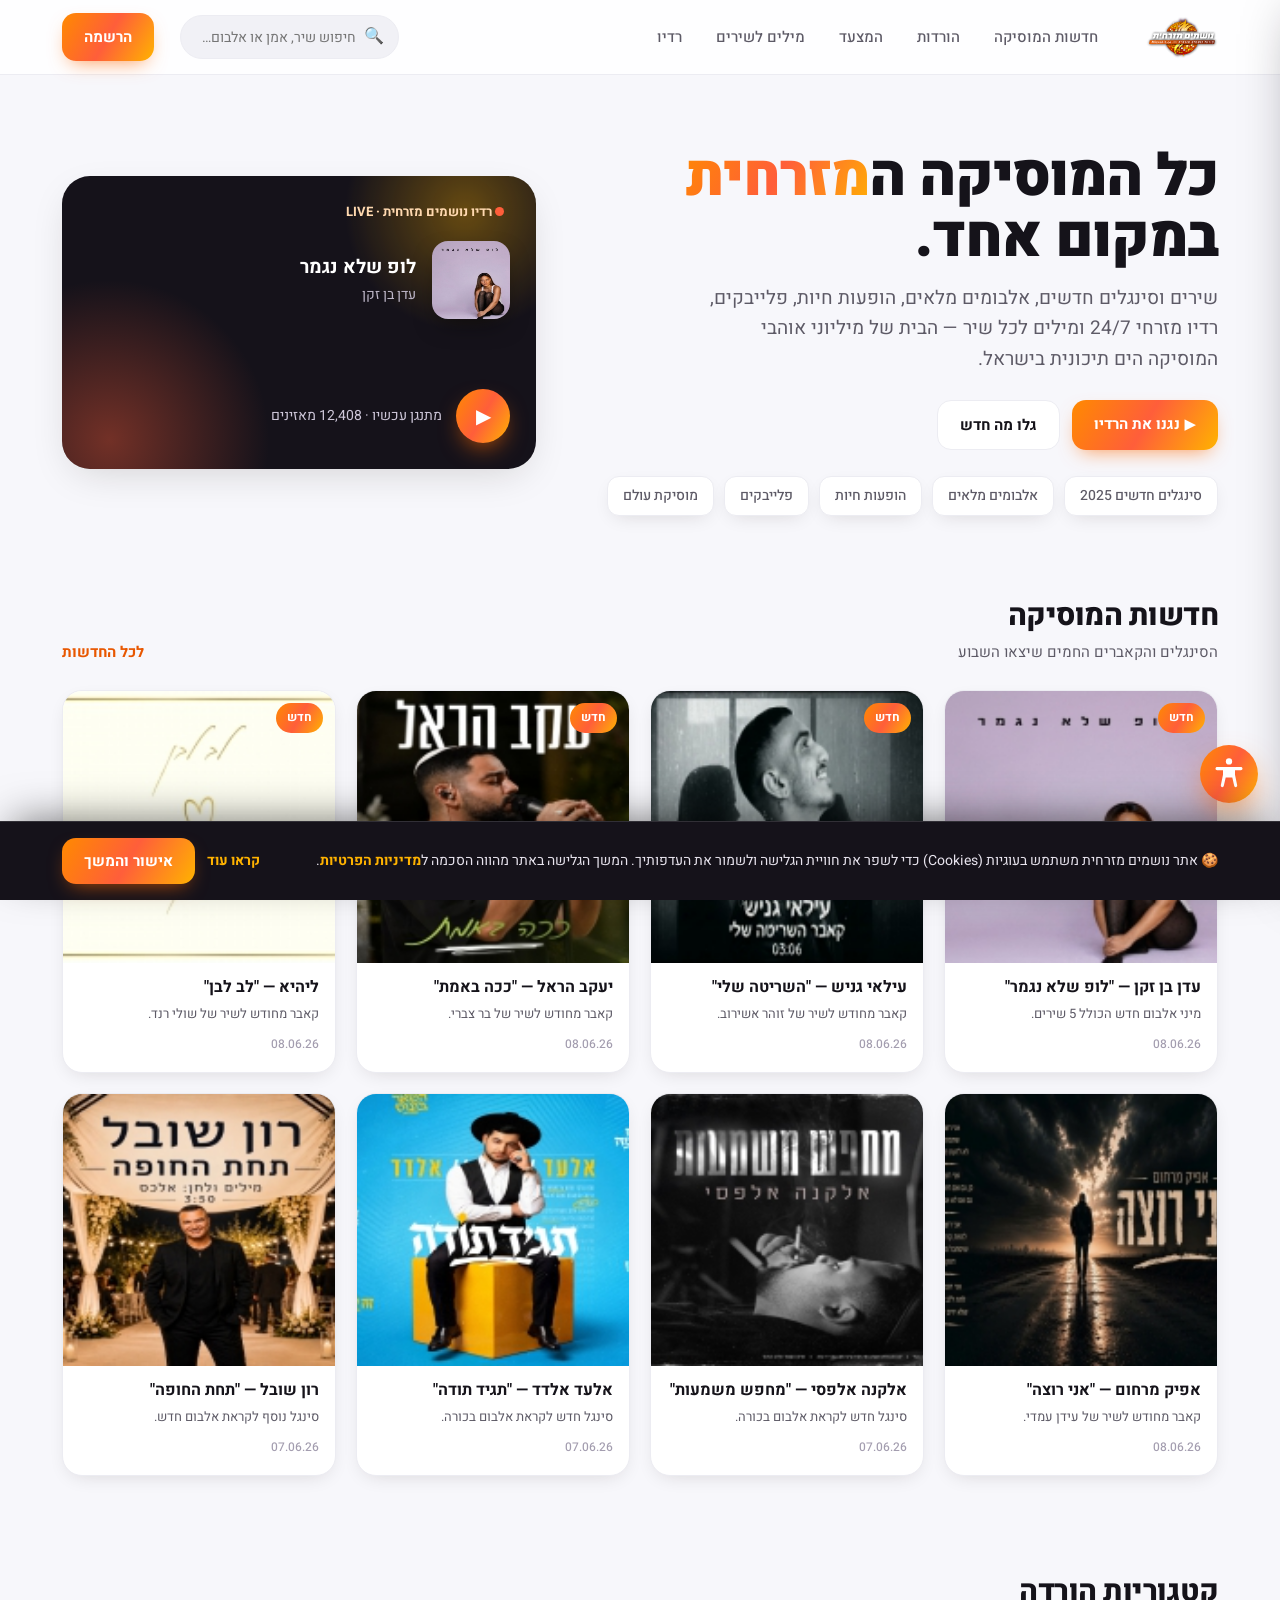
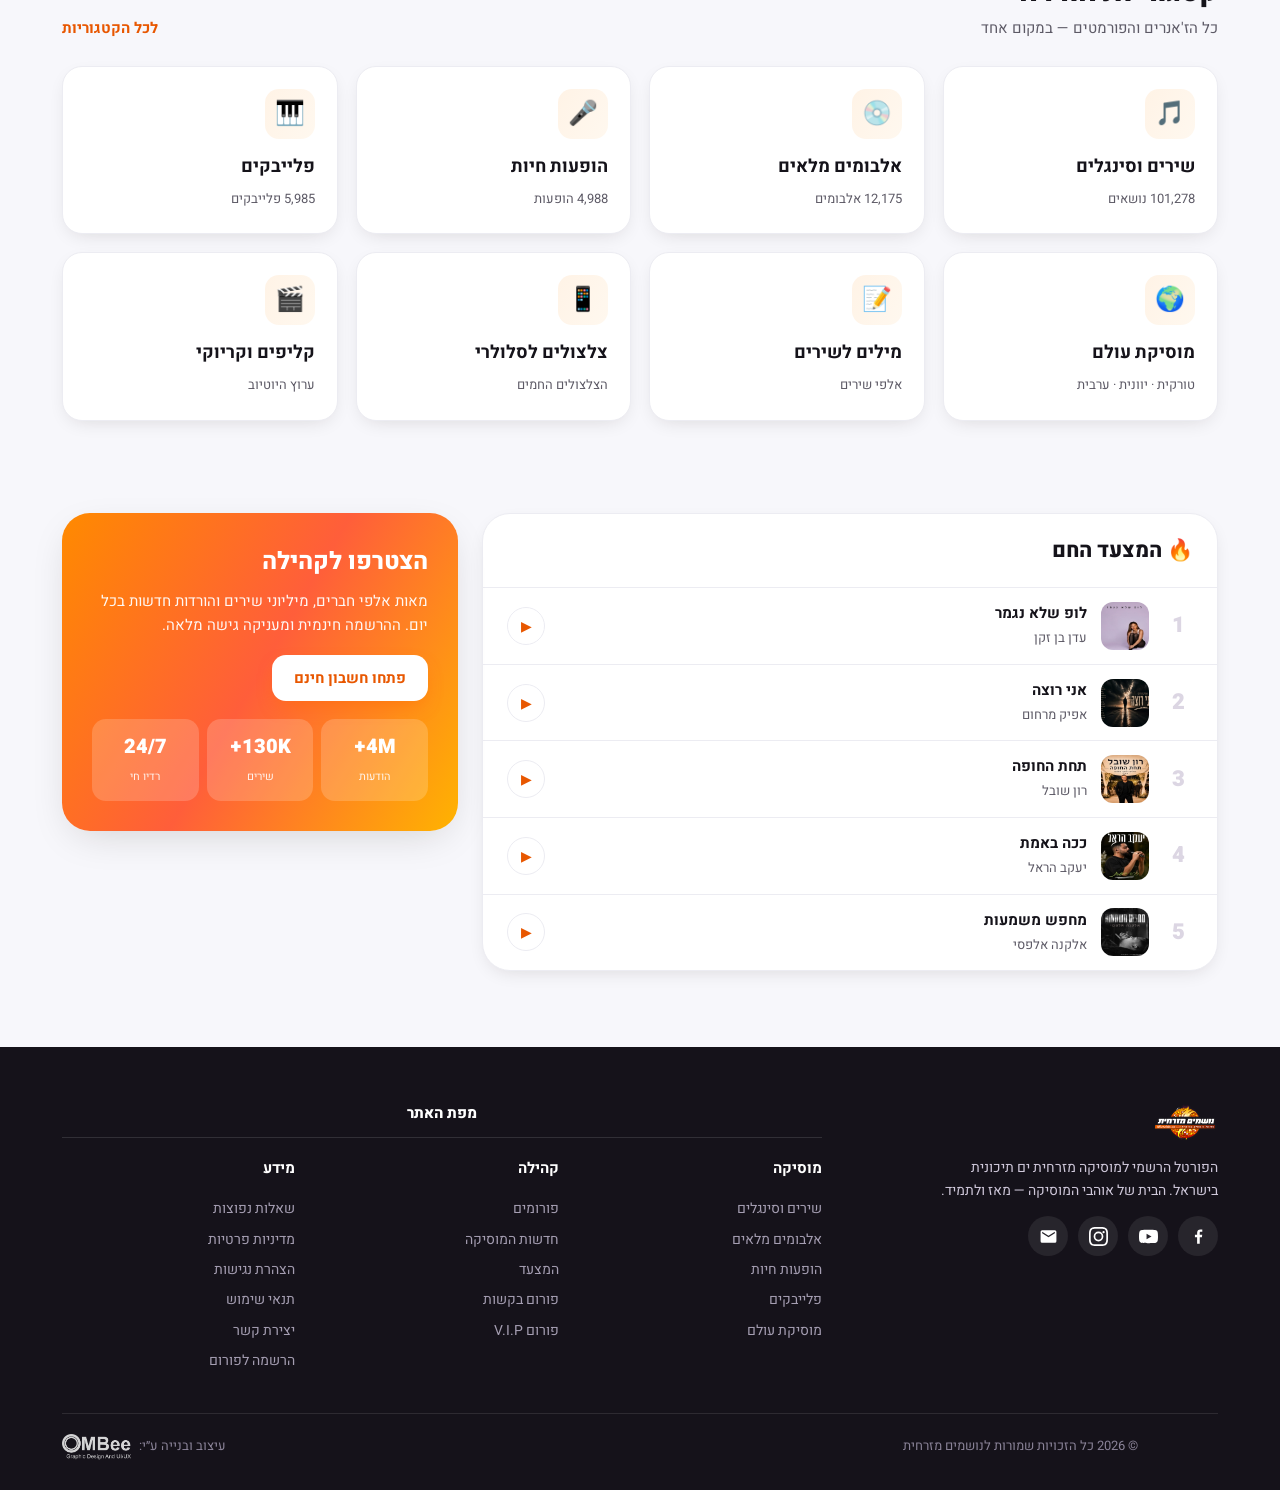
<file: index.html>
<!DOCTYPE html>
<html lang="he" dir="rtl">
<head>
<meta charset="UTF-8" />
<meta name="viewport" content="width=device-width, initial-scale=1.0" />
<title>נושמים מזרחית — הבית של המוסיקה הים תיכונית</title>
<meta name="description" content="הפורטל הרשמי למוסיקה מזרחית ים תיכונית בישראל — שירים, אלבומים, הופעות חיות, פלייבקים, רדיו מזרחי, מילים לשירים וחדשות המוסיקה." />
<link rel="icon" href="images/logo/favicon.ico" />
<link rel="preconnect" href="https://fonts.googleapis.com">
<link rel="preconnect" href="https://fonts.gstatic.com" crossorigin>
<link href="https://fonts.googleapis.com/css2?family=Heebo:wght@300;400;500;700;800;900&display=swap" rel="stylesheet">
<link rel="stylesheet" href="style.css">
</head>
<body>

<header>
  <div class="wrap nav">
    <a href="index.html" class="logo"><img src="images/logo/logo.png" alt="נושמים מזרחית"></a>
    <nav class="menu">
      <a href="news.html">חדשות המוסיקה</a>
      <a href="downloads.html">הורדות</a>
      <a href="index.html#charts">המצעד</a>
      <a href="lyrics.html">מילים לשירים</a>
      <a href="radio.html">רדיו</a>
    </nav>
    <div class="nav-spacer"></div>
    <label class="search"><span>🔍</span><input type="text" placeholder="חיפוש שיר, אמן או אלבום…"></label>
    <a class="btn" href="register.html">הרשמה</a>
    <button class="burger" aria-label="תפריט">☰</button>
  </div>
</header>

<!-- HERO -->
<section class="hero">
  <div class="wrap hero-grid">
    <div>
      <h1>כל המוסיקה ה<span class="hl">מזרחית</span><br>במקום אחד.</h1>
      <p>שירים וסינגלים חדשים, אלבומים מלאים, הופעות חיות, פלייבקים, רדיו מזרחי 24/7 ומילים לכל שיר — הבית של מיליוני אוהבי המוסיקה הים תיכונית בישראל.</p>
      <div class="hero-cta">
        <a class="btn" href="radio.html">▶ נגנו את הרדיו</a>
        <a class="btn btn-ghost" href="news.html">גלו מה חדש</a>
      </div>
      <div class="chips">
        <span class="chip">סינגלים חדשים 2025</span>
        <span class="chip">אלבומים מלאים</span>
        <span class="chip">הופעות חיות</span>
        <span class="chip">פלייבקים</span>
        <span class="chip">מוסיקת עולם</span>
      </div>
    </div>
    <div class="player">
      <div class="live"><span class="dot"></span> רדיו נושמים מזרחית · LIVE</div>
      <div class="now">
        <img class="cover" src="images/news/news1.jpg" alt="">
        <div><b>לופ שלא נגמר</b><span>עדן בן זקן</span></div>
      </div>
      <div class="bars"><i></i><i></i><i></i><i></i><i></i><i></i><i></i></div>
      <div class="controls"><button class="play">▶</button><span class="ctrl-txt">מתנגן עכשיו · 12,408 מאזינים</span></div>
    </div>
  </div>
</section>

<!-- NEWS -->
<section id="news">
  <div class="wrap">
    <div class="head">
      <div><h2>חדשות המוסיקה</h2><p>הסינגלים והקאברים החמים שיצאו השבוע</p></div>
      <a class="more" href="news.html">לכל החדשות</a>
    </div>
    <div class="news-grid">
      <a class="card" href="news.html"><div class="thumb"><img src="images/news/news1.jpg" alt=""><span class="tag">חדש</span><span class="play-mini">▶</span></div><div class="body"><h3>עדן בן זקן — "לופ שלא נגמר"</h3><p>מיני אלבום חדש הכולל 5 שירים.</p><div class="date">08.06.26</div></div></a>
      <a class="card" href="news.html"><div class="thumb"><img src="images/news/news2.jpg" alt=""><span class="tag">חדש</span><span class="play-mini">▶</span></div><div class="body"><h3>עילאי גניש — "השריטה שלי"</h3><p>קאבר מחודש לשיר של זוהר אשירוב.</p><div class="date">08.06.26</div></div></a>
      <a class="card" href="news.html"><div class="thumb"><img src="images/news/news3.jpg" alt=""><span class="tag">חדש</span><span class="play-mini">▶</span></div><div class="body"><h3>יעקב הראל — "ככה באמת"</h3><p>קאבר מחודש לשיר של בר צברי.</p><div class="date">08.06.26</div></div></a>
      <a class="card" href="news.html"><div class="thumb"><img src="images/news/news4.jpg" alt=""><span class="tag">חדש</span><span class="play-mini">▶</span></div><div class="body"><h3>ליהיא — "לב לבן"</h3><p>קאבר מחודש לשיר של שולי רנד.</p><div class="date">08.06.26</div></div></a>
      <a class="card" href="news.html"><div class="thumb"><img src="images/news/news5.jpg" alt=""><span class="play-mini">▶</span></div><div class="body"><h3>אפיק מרחום — "אני רוצה"</h3><p>קאבר מחודש לשיר של עידן עמדי.</p><div class="date">08.06.26</div></div></a>
      <a class="card" href="news.html"><div class="thumb"><img src="images/news/news6.jpg" alt=""><span class="play-mini">▶</span></div><div class="body"><h3>אלקנה אלפסי — "מחפש משמעות"</h3><p>סינגל חדש לקראת אלבום בכורה.</p><div class="date">07.06.26</div></div></a>
      <a class="card" href="news.html"><div class="thumb"><img src="images/news/news7.jpg" alt=""><span class="play-mini">▶</span></div><div class="body"><h3>אלעד אלדד — "תגיד תודה"</h3><p>סינגל חדש לקראת אלבום בכורה.</p><div class="date">07.06.26</div></div></a>
      <a class="card" href="news.html"><div class="thumb"><img src="images/news/news8.jpg" alt=""><span class="play-mini">▶</span></div><div class="body"><h3>רון שובל — "תחת החופה"</h3><p>סינגל נוסף לקראת אלבום חדש.</p><div class="date">07.06.26</div></div></a>
    </div>
  </div>
</section>

<!-- CATEGORIES -->
<section id="cats">
  <div class="wrap">
    <div class="head">
      <div><h2>קטגוריות הורדה</h2><p>כל הז'אנרים והפורמטים — במקום אחד</p></div>
      <a class="more" href="downloads.html">לכל הקטגוריות</a>
    </div>
    <div class="cats">
      <a class="cat" href="downloads.html"><div class="ic">🎵</div><h3>שירים וסינגלים</h3><span>101,278 נושאים</span></a>
      <a class="cat" href="downloads.html"><div class="ic">💿</div><h3>אלבומים מלאים</h3><span>12,175 אלבומים</span></a>
      <a class="cat" href="downloads.html"><div class="ic">🎤</div><h3>הופעות חיות</h3><span>4,988 הופעות</span></a>
      <a class="cat" href="downloads.html"><div class="ic">🎹</div><h3>פלייבקים</h3><span>5,985 פלייבקים</span></a>
      <a class="cat" href="downloads.html"><div class="ic">🌍</div><h3>מוסיקת עולם</h3><span>טורקית · יוונית · ערבית</span></a>
      <a class="cat" href="lyrics.html"><div class="ic">📝</div><h3>מילים לשירים</h3><span>אלפי שירים</span></a>
      <a class="cat" href="downloads.html"><div class="ic">📱</div><h3>צלצולים לסלולרי</h3><span>הצלצולים החמים</span></a>
      <a class="cat" href="downloads.html"><div class="ic">🎬</div><h3>קליפים וקריוקי</h3><span>ערוץ היוטיוב</span></a>
    </div>
  </div>
</section>

<!-- CHARTS + CTA -->
<section id="charts">
  <div class="wrap split">
    <div class="panel">
      <h2>🔥 המצעד החם</h2>
      <div class="chart-row"><span class="rank">1</span><img class="ci" src="images/news/news1.jpg" alt=""><div class="t"><b>לופ שלא נגמר</b><span>עדן בן זקן</span></div><button class="row-play">▶</button></div>
      <div class="chart-row"><span class="rank">2</span><img class="ci" src="images/news/news5.jpg" alt=""><div class="t"><b>אני רוצה</b><span>אפיק מרחום</span></div><button class="row-play">▶</button></div>
      <div class="chart-row"><span class="rank">3</span><img class="ci" src="images/news/news8.jpg" alt=""><div class="t"><b>תחת החופה</b><span>רון שובל</span></div><button class="row-play">▶</button></div>
      <div class="chart-row"><span class="rank">4</span><img class="ci" src="images/news/news3.jpg" alt=""><div class="t"><b>ככה באמת</b><span>יעקב הראל</span></div><button class="row-play">▶</button></div>
      <div class="chart-row"><span class="rank">5</span><img class="ci" src="images/news/news6.jpg" alt=""><div class="t"><b>מחפש משמעות</b><span>אלקנה אלפסי</span></div><button class="row-play">▶</button></div>
    </div>
    <div class="cta-card">
      <h3>הצטרפו לקהילה</h3>
      <p>מאות אלפי חברים, מיליוני שירים והורדות חדשות בכל יום. ההרשמה חינמית ומעניקה גישה מלאה.</p>
      <button class="btn">פתחו חשבון חינם</button>
      <div class="stat-row">
        <div class="stat"><b>4M+</b><span>הודעות</span></div>
        <div class="stat"><b>130K+</b><span>שירים</span></div>
        <div class="stat"><b>24/7</b><span>רדיו חי</span></div>
      </div>
    </div>
  </div>
</section>

<!-- FOOTER -->
<footer>
  <div class="wrap">
    <div class="fgrid">
      <div>
        <img class="flogo" src="images/logo/logo.png" alt="נושמים מזרחית">
        <p style="font-size:14px;max-width:280px">הפורטל הרשמי למוסיקה מזרחית ים תיכונית בישראל. הבית של אוהבי המוסיקה — מאז ולתמיד.</p>
        <div class="social"><a href="#" title="פייסבוק">f</a><a href="#" title="יוטיוב">▶</a><a href="#" title="אינסטגרם">◎</a><a href="mailto:mizrahit.co@gmail.com" title="אימייל">✉</a></div>
      </div>
      <div><h4>מוסיקה</h4><a href="downloads.html">שירים וסינגלים</a><a href="downloads.html">אלבומים מלאים</a><a href="downloads.html">הופעות חיות</a><a href="downloads.html">פלייבקים</a><a href="downloads.html">מוסיקת עולם</a></div>
      <div><h4>קהילה</h4><a href="downloads.html">פורומים</a><a href="news.html">חדשות המוסיקה</a><a href="index.html#charts">המצעד</a><a href="downloads.html">פורום בקשות</a><a href="downloads.html">פורום V.I.P</a></div>
      <div><h4>מידע</h4><a href="#">שאלות נפוצות</a><a href="privacy.html">מדיניות פרטיות</a><a href="accessibility.html">הצהרת נגישות</a><a href="#">תנאי שימוש</a><a href="contact.html">יצירת קשר</a><a href="#">הרשמה לפורום</a></div>
    </div>
    <div class="fbar"><span>© 2026 כל הזכויות שמורות לנושמים מזרחית</span><span class="credit">עיצוב ובנייה ע״י: <a href="https://ombee.co.il" target="_blank" rel="noopener"><img src="images/logo/ombee-logo.png" alt="OMBee — עיצוב גרפי"></a></span></div>
  </div>
</footer>

<script src="app.js"></script>
<script src="a11y.js"></script>
</body>
</html>
</file>
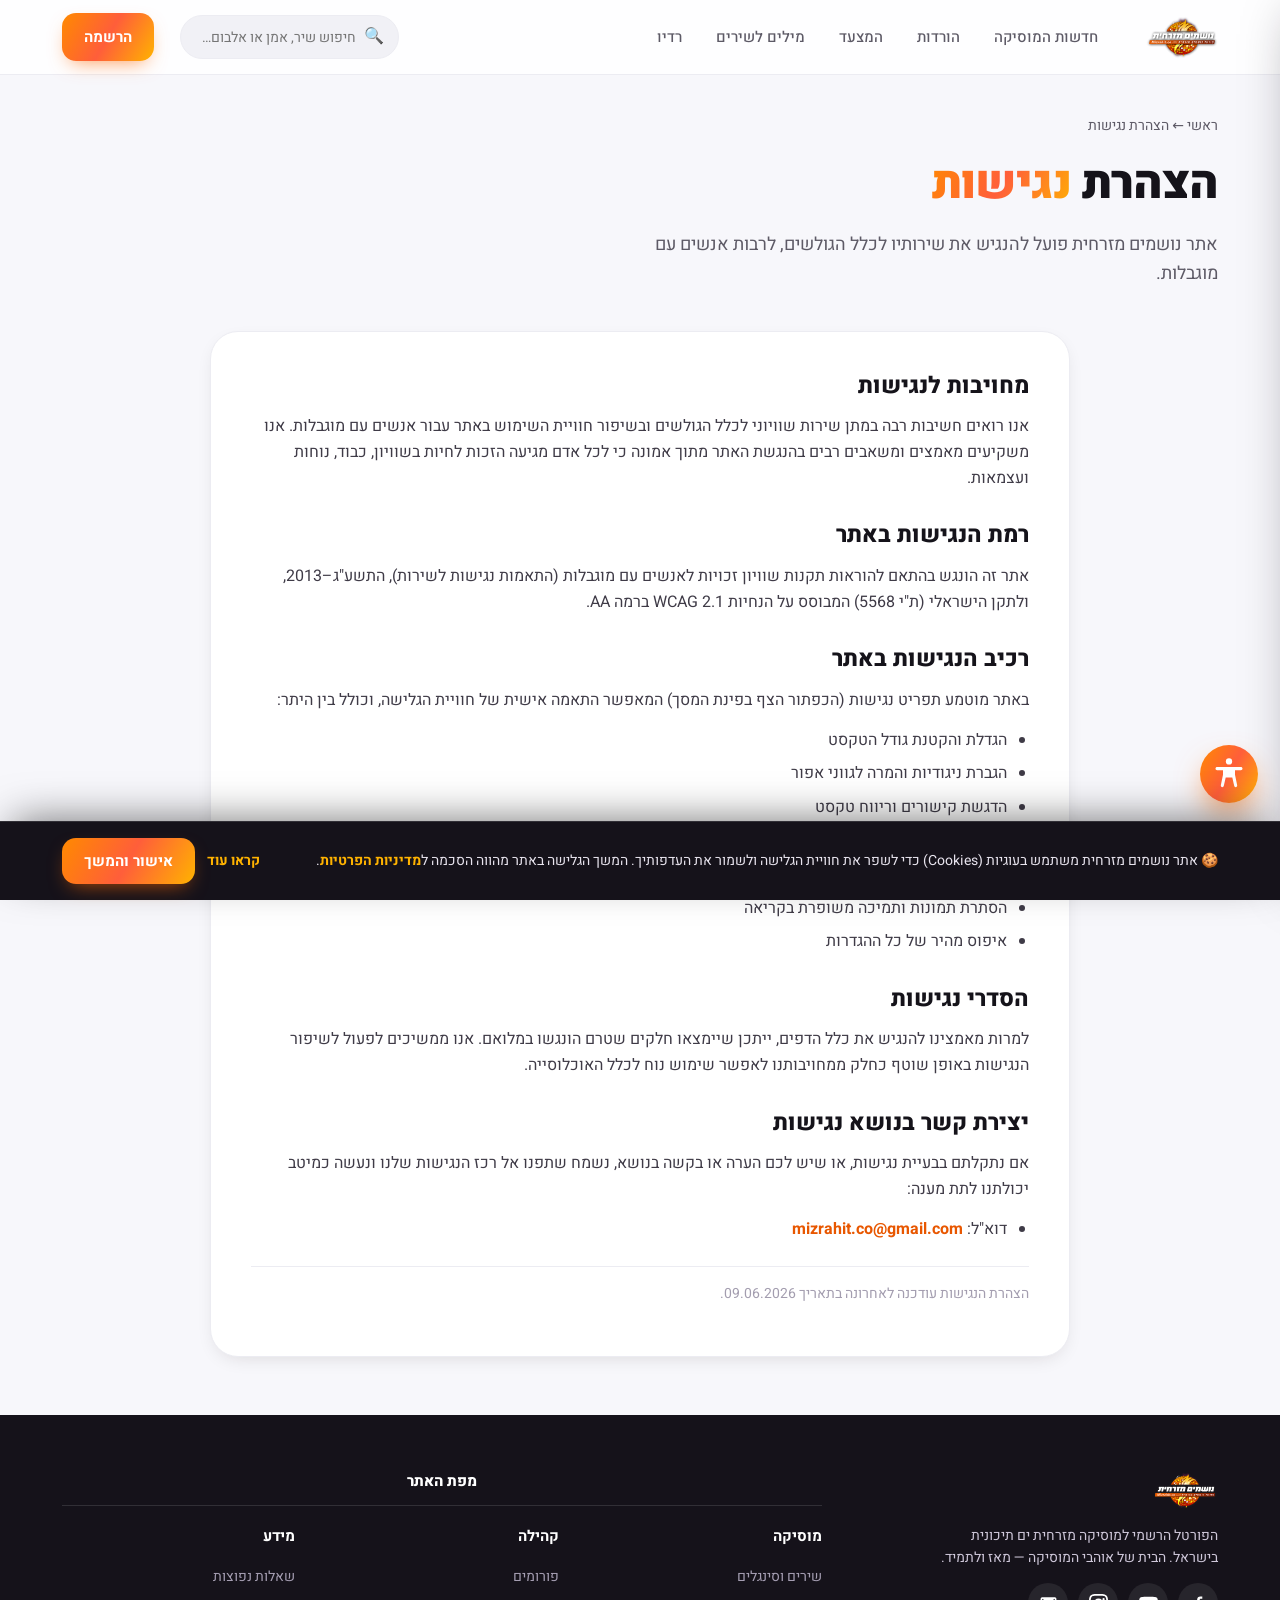
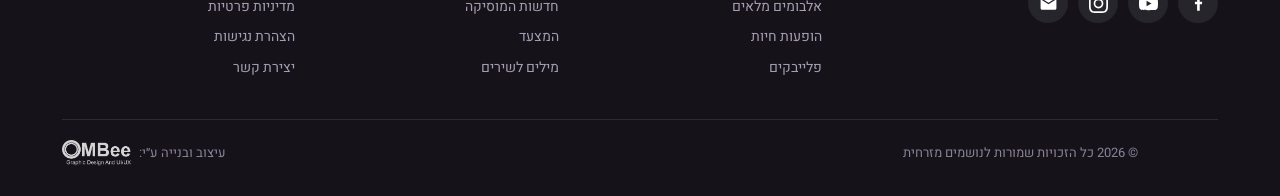
<file: accessibility.html>
<!DOCTYPE html>
<html lang="he" dir="rtl">
<head>
<meta charset="UTF-8" />
<meta name="viewport" content="width=device-width, initial-scale=1.0" />
<title>הצהרת נגישות — נושמים מזרחית</title>
<meta name="description" content="הצהרת הנגישות של אתר נושמים מזרחית — מחויבות לנגישות דיגיטלית לכלל המשתמשים." />
<link rel="icon" href="images/logo/favicon.ico" />
<link rel="preconnect" href="https://fonts.googleapis.com">
<link rel="preconnect" href="https://fonts.gstatic.com" crossorigin>
<link href="https://fonts.googleapis.com/css2?family=Heebo:wght@300;400;500;700;800;900&display=swap" rel="stylesheet">
<link rel="stylesheet" href="style.css">
</head>
<body>

<header>
  <div class="wrap nav">
    <a href="index.html" class="logo"><img src="images/logo/logo.png" alt="נושמים מזרחית"></a>
    <nav class="menu">
      <a href="news.html">חדשות המוסיקה</a>
      <a href="downloads.html">הורדות</a>
      <a href="index.html#charts">המצעד</a>
      <a href="lyrics.html">מילים לשירים</a>
      <a href="radio.html">רדיו</a>
    </nav>
    <div class="nav-spacer"></div>
    <label class="search"><span>🔍</span><input type="text" placeholder="חיפוש שיר, אמן או אלבום…"></label>
    <a class="btn" href="register.html">הרשמה</a>
    <button class="burger" aria-label="תפריט">☰</button>
  </div>
</header>

<section class="page-hero">
  <div class="wrap">
    <div class="crumb"><a href="index.html">ראשי</a> ← הצהרת נגישות</div>
    <h1>הצהרת <span class="hl">נגישות</span></h1>
    <p class="lead">אתר נושמים מזרחית פועל להנגיש את שירותיו לכלל הגולשים, לרבות אנשים עם מוגבלות.</p>
  </div>
</section>

<section class="tight">
  <div class="wrap">
    <article class="prose">
      <h2>מחויבות לנגישות</h2>
      <p>אנו רואים חשיבות רבה במתן שירות שוויוני לכלל הגולשים ובשיפור חוויית השימוש באתר עבור אנשים עם מוגבלות. אנו משקיעים מאמצים ומשאבים רבים בהנגשת האתר מתוך אמונה כי לכל אדם מגיעה הזכות לחיות בשוויון, כבוד, נוחות ועצמאות.</p>

      <h2>רמת הנגישות באתר</h2>
      <p>אתר זה הונגש בהתאם להוראות תקנות שוויון זכויות לאנשים עם מוגבלות (התאמות נגישות לשירות), התשע"ג–2013, ולתקן הישראלי (ת"י 5568) המבוסס על הנחיות WCAG 2.1 ברמה AA.</p>

      <h2>רכיב הנגישות באתר</h2>
      <p>באתר מוטמע תפריט נגישות (הכפתור הצף בפינת המסך) המאפשר התאמה אישית של חוויית הגלישה, וכולל בין היתר:</p>
      <ul>
        <li>הגדלת והקטנת גודל הטקסט</li>
        <li>הגברת ניגודיות והמרה לגווני אפור</li>
        <li>הדגשת קישורים וריווח טקסט</li>
        <li>הגדלת גובה השורה ויישור הטקסט</li>
        <li>סמן עכבר מוגדל וביטול הנפשות</li>
        <li>הסתרת תמונות ותמיכה משופרת בקריאה</li>
        <li>איפוס מהיר של כל ההגדרות</li>
      </ul>

      <h2>הסדרי נגישות</h2>
      <p>למרות מאמצינו להנגיש את כלל הדפים, ייתכן שיימצאו חלקים שטרם הונגשו במלואם. אנו ממשיכים לפעול לשיפור הנגישות באופן שוטף כחלק ממחויבותנו לאפשר שימוש נוח לכלל האוכלוסייה.</p>

      <h2>יצירת קשר בנושא נגישות</h2>
      <p>אם נתקלתם בבעיית נגישות, או שיש לכם הערה או בקשה בנושא, נשמח שתפנו אל רכז הנגישות שלנו ונעשה כמיטב יכולתנו לתת מענה:</p>
      <ul>
        <li>דוא"ל: <a href="mailto:mizrahit.co@gmail.com">mizrahit.co@gmail.com</a></li>
      </ul>

      <p class="updated">הצהרת הנגישות עודכנה לאחרונה בתאריך 09.06.2026.</p>
    </article>
  </div>
</section>

<footer>
  <div class="wrap">
    <div class="fgrid">
      <div>
        <img class="flogo" src="images/logo/logo.png" alt="נושמים מזרחית">
        <p style="font-size:14px;max-width:280px">הפורטל הרשמי למוסיקה מזרחית ים תיכונית בישראל. הבית של אוהבי המוסיקה — מאז ולתמיד.</p>
        <div class="social"><a href="#">f</a><a href="#">▶</a><a href="#">◎</a><a href="mailto:mizrahit.co@gmail.com">✉</a></div>
      </div>
      <div><h4>מוסיקה</h4><a href="downloads.html">שירים וסינגלים</a><a href="downloads.html">אלבומים מלאים</a><a href="downloads.html">הופעות חיות</a><a href="downloads.html">פלייבקים</a></div>
      <div><h4>קהילה</h4><a href="downloads.html">פורומים</a><a href="news.html">חדשות המוסיקה</a><a href="index.html#charts">המצעד</a><a href="lyrics.html">מילים לשירים</a></div>
      <div><h4>מידע</h4><a href="#">שאלות נפוצות</a><a href="privacy.html">מדיניות פרטיות</a><a href="accessibility.html">הצהרת נגישות</a><a href="contact.html">יצירת קשר</a></div>
    </div>
    <div class="fbar"><span>© 2026 כל הזכויות שמורות לנושמים מזרחית</span><span class="credit">עיצוב ובנייה ע״י: <a href="https://ombee.co.il" target="_blank" rel="noopener"><img src="images/logo/ombee-logo.png" alt="OMBee — עיצוב גרפי"></a></span></div>
  </div>
</footer>

<script src="app.js"></script>
<script src="a11y.js"></script>
</body>
</html>
</file>
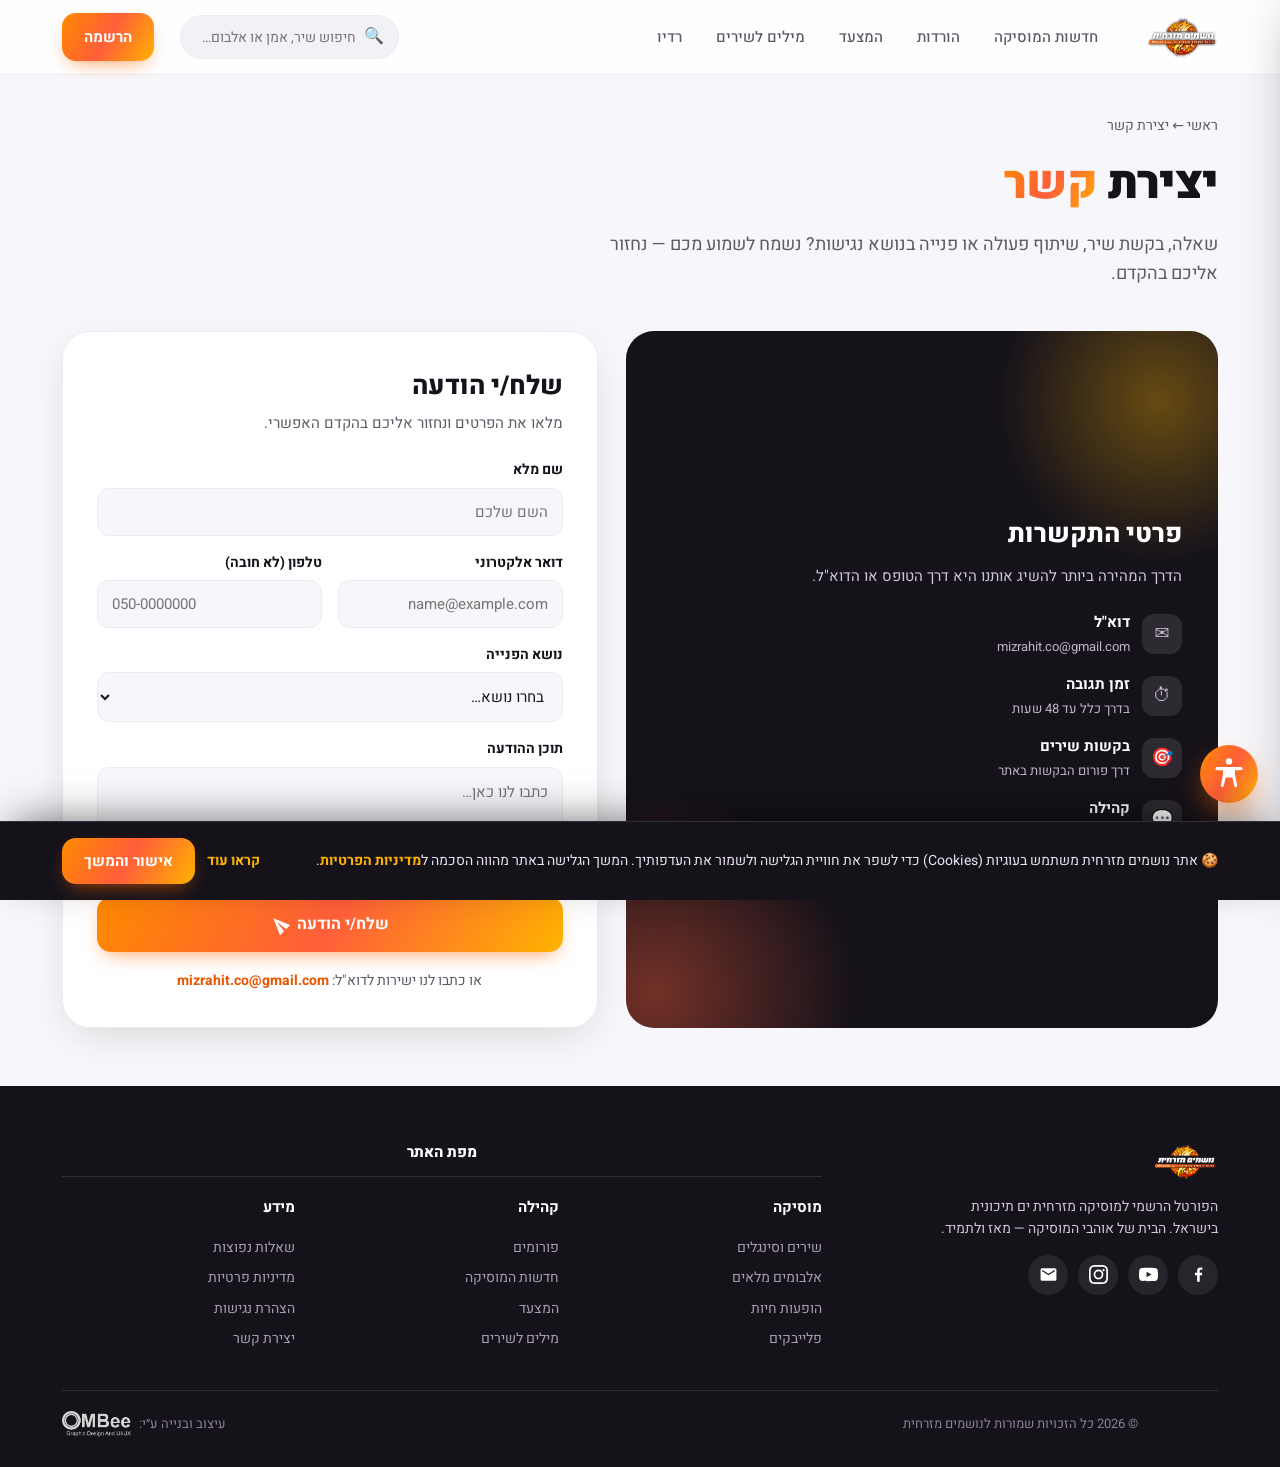
<file: contact.html>
<!DOCTYPE html>
<html lang="he" dir="rtl">
<head>
<meta charset="UTF-8" />
<meta name="viewport" content="width=device-width, initial-scale=1.0" />
<title>יצירת קשר — נושמים מזרחית</title>
<meta name="description" content="יצירת קשר עם צוות נושמים מזרחית — שאלות, בקשות שירים, שיתופי פעולה ופניות בנושא נגישות." />
<link rel="icon" href="images/logo/favicon.ico" />
<link rel="preconnect" href="https://fonts.googleapis.com">
<link rel="preconnect" href="https://fonts.gstatic.com" crossorigin>
<link href="https://fonts.googleapis.com/css2?family=Heebo:wght@300;400;500;700;800;900&display=swap" rel="stylesheet">
<link rel="stylesheet" href="style.css">
</head>
<body>

<header>
  <div class="wrap nav">
    <a href="index.html" class="logo"><img src="images/logo/logo.png" alt="נושמים מזרחית"></a>
    <nav class="menu">
      <a href="news.html">חדשות המוסיקה</a>
      <a href="downloads.html">הורדות</a>
      <a href="index.html#charts">המצעד</a>
      <a href="lyrics.html">מילים לשירים</a>
      <a href="radio.html">רדיו</a>
    </nav>
    <div class="nav-spacer"></div>
    <label class="search"><span>🔍</span><input type="text" placeholder="חיפוש שיר, אמן או אלבום…"></label>
    <a class="btn" href="register.html">הרשמה</a>
    <button class="burger" aria-label="תפריט">☰</button>
  </div>
</header>

<section class="page-hero">
  <div class="wrap">
    <div class="crumb"><a href="index.html">ראשי</a> ← יצירת קשר</div>
    <h1>יצירת <span class="hl">קשר</span></h1>
    <p class="lead">שאלה, בקשת שיר, שיתוף פעולה או פנייה בנושא נגישות? נשמח לשמוע מכם — נחזור אליכם בהקדם.</p>
  </div>
</section>

<section class="tight">
  <div class="wrap">
    <div class="auth">
      <!-- טופס -->
      <form class="auth-form" onsubmit="return false">
        <h2>שלח/י הודעה</h2>
        <div class="sub">מלאו את הפרטים ונחזור אליכם בהקדם האפשרי.</div>
        <div class="form-grid">
          <div class="field full">
            <label for="name">שם מלא</label>
            <input id="name" type="text" placeholder="השם שלכם" autocomplete="name">
          </div>
          <div class="field">
            <label for="email">דואר אלקטרוני</label>
            <input id="email" type="email" placeholder="name@example.com" autocomplete="email">
          </div>
          <div class="field">
            <label for="phone">טלפון (לא חובה)</label>
            <input id="phone" type="tel" placeholder="050-0000000" autocomplete="tel">
          </div>
          <div class="field full">
            <label for="subject">נושא הפנייה</label>
            <select id="subject">
              <option value="">בחרו נושא…</option>
              <option>שאלה כללית</option>
              <option>בקשת שיר / אלבום</option>
              <option>דיווח על תקלה</option>
              <option>שיתוף פעולה / פרסום</option>
              <option>נגישות</option>
            </select>
          </div>
          <div class="field full">
            <label for="msg">תוכן ההודעה</label>
            <textarea id="msg" placeholder="כתבו לנו כאן…"></textarea>
          </div>
        </div>
        <a href="#" class="btn block">שלח/י הודעה <svg class="send-ic" viewBox="0 0 24 24" aria-hidden="true"><path d="M2.01 21L23 12 2.01 3 2 10l15 2-15 2z"/></svg></a>
        <div class="auth-alt">או כתבו לנו ישירות לדוא"ל: <a href="mailto:mizrahit.co@gmail.com" style="color:var(--brand-deep);font-weight:700">mizrahit.co@gmail.com</a></div>
      </form>

      <!-- פרטי קשר -->
      <aside class="auth-side">
        <h3>פרטי התקשרות</h3>
        <p>הדרך המהירה ביותר להשיג אותנו היא דרך הטופס או הדוא"ל.</p>
        <div class="perk"><span class="pi">✉</span><div><b>דוא"ל</b><span>mizrahit.co@gmail.com</span></div></div>
        <div class="perk"><span class="pi">⏱</span><div><b>זמן תגובה</b><span>בדרך כלל עד 48 שעות</span></div></div>
        <div class="perk"><span class="pi">🎯</span><div><b>בקשות שירים</b><span>דרך פורום הבקשות באתר</span></div></div>
        <div class="perk" style="margin-bottom:0"><span class="pi">💬</span><div><b>קהילה</b><span>הצטרפו לדיונים בפורומים</span></div></div>
      </aside>
    </div>
  </div>
</section>

<footer>
  <div class="wrap">
    <div class="fgrid">
      <div>
        <img class="flogo" src="images/logo/logo.png" alt="נושמים מזרחית">
        <p style="font-size:14px;max-width:280px">הפורטל הרשמי למוסיקה מזרחית ים תיכונית בישראל. הבית של אוהבי המוסיקה — מאז ולתמיד.</p>
        <div class="social"><a href="#">f</a><a href="#">▶</a><a href="#">◎</a><a href="mailto:mizrahit.co@gmail.com">✉</a></div>
      </div>
      <div><h4>מוסיקה</h4><a href="downloads.html">שירים וסינגלים</a><a href="downloads.html">אלבומים מלאים</a><a href="downloads.html">הופעות חיות</a><a href="downloads.html">פלייבקים</a></div>
      <div><h4>קהילה</h4><a href="downloads.html">פורומים</a><a href="news.html">חדשות המוסיקה</a><a href="index.html#charts">המצעד</a><a href="lyrics.html">מילים לשירים</a></div>
      <div><h4>מידע</h4><a href="#">שאלות נפוצות</a><a href="privacy.html">מדיניות פרטיות</a><a href="accessibility.html">הצהרת נגישות</a><a href="contact.html">יצירת קשר</a></div>
    </div>
    <div class="fbar"><span>© 2026 כל הזכויות שמורות לנושמים מזרחית</span><span class="credit">עיצוב ובנייה ע״י: <a href="https://ombee.co.il" target="_blank" rel="noopener"><img src="images/logo/ombee-logo.png" alt="OMBee — עיצוב גרפי"></a></span></div>
  </div>
</footer>

<script src="app.js"></script>
<script src="a11y.js"></script>
</body>
</html>
</file>
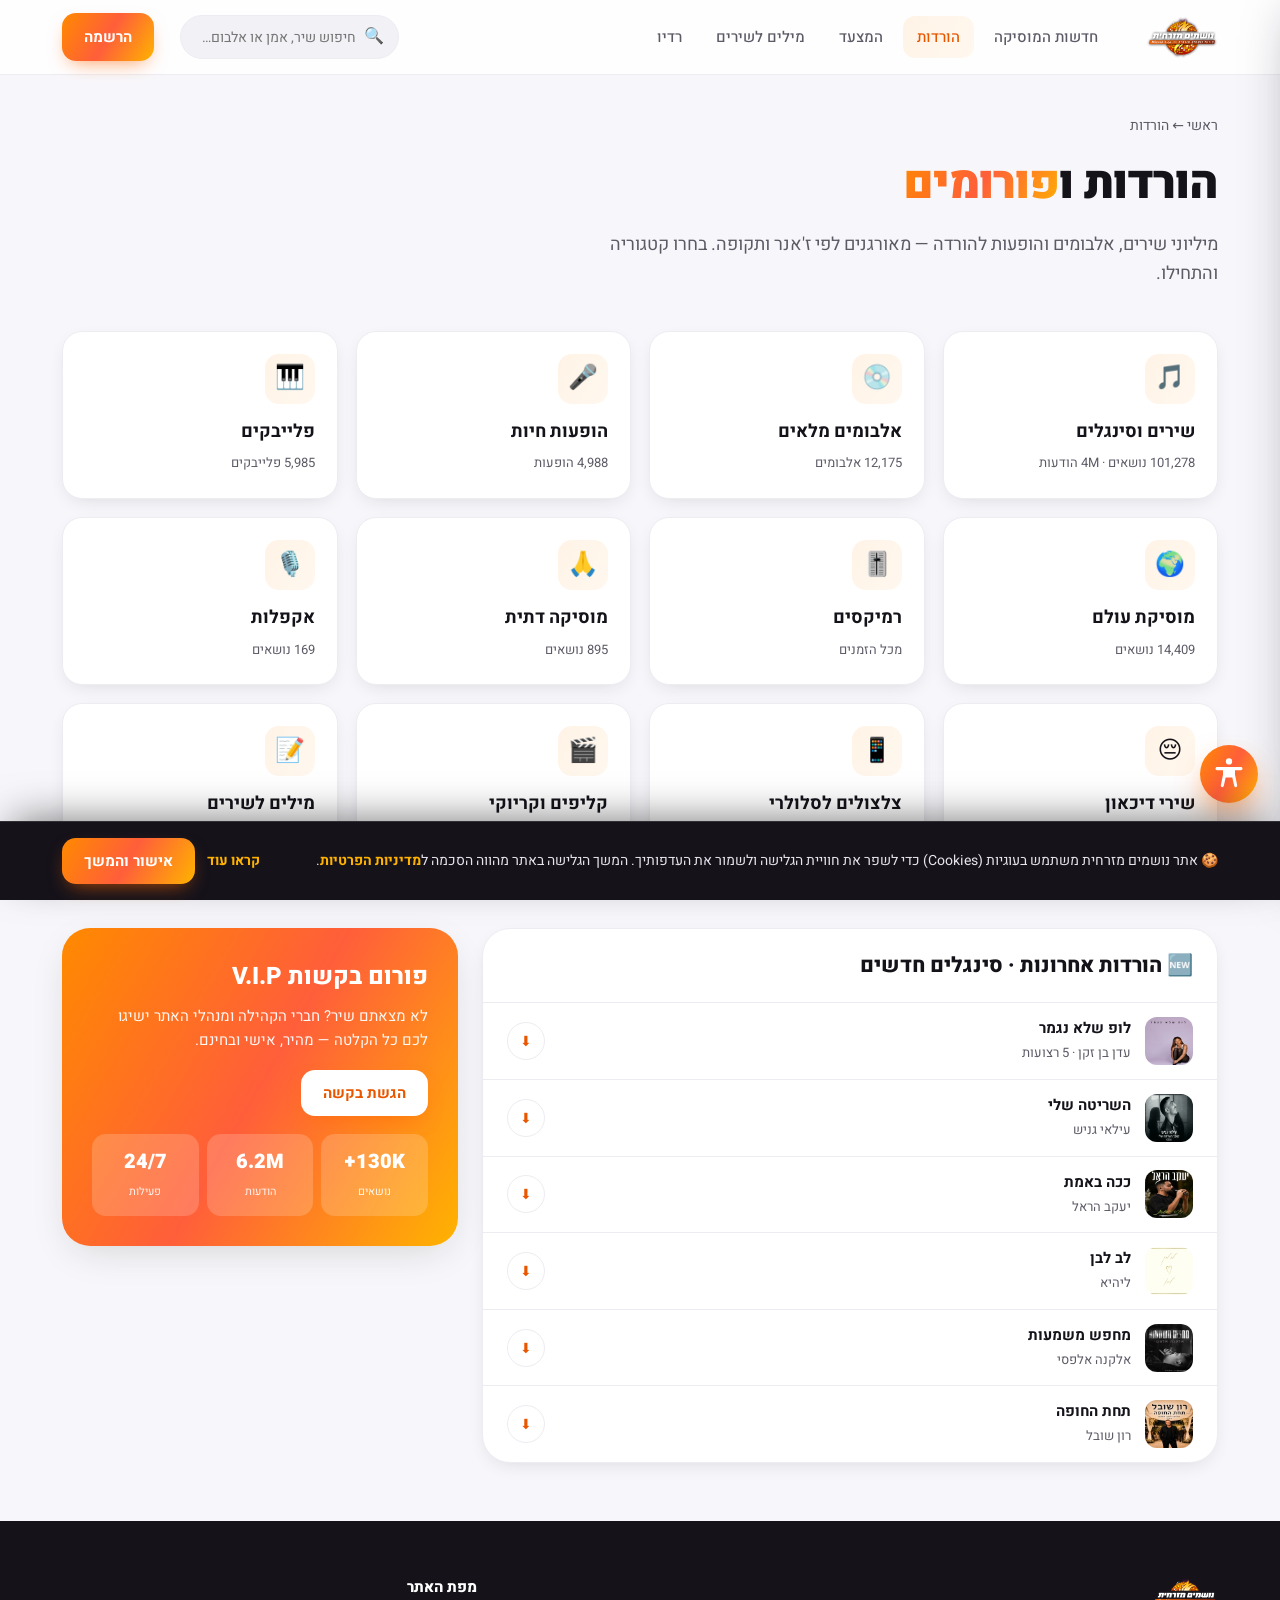
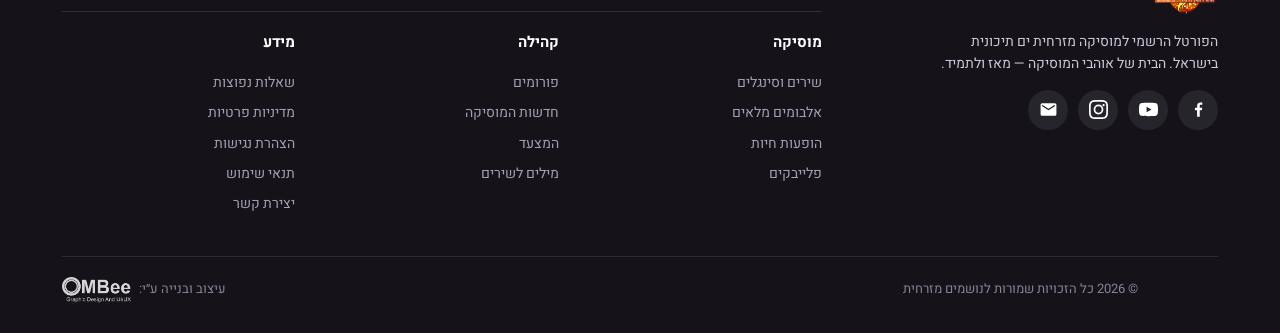
<file: downloads.html>
<!DOCTYPE html>
<html lang="he" dir="rtl">
<head>
<meta charset="UTF-8" />
<meta name="viewport" content="width=device-width, initial-scale=1.0" />
<title>הורדות ופורומים — נושמים מזרחית</title>
<meta name="description" content="כל קטגוריות ההורדה של נושמים מזרחית — שירים, אלבומים, הופעות חיות, פלייבקים, מוסיקת עולם, צלצולים ועוד." />
<link rel="icon" href="images/logo/favicon.ico" />
<link rel="preconnect" href="https://fonts.googleapis.com">
<link rel="preconnect" href="https://fonts.gstatic.com" crossorigin>
<link href="https://fonts.googleapis.com/css2?family=Heebo:wght@300;400;500;700;800;900&display=swap" rel="stylesheet">
<link rel="stylesheet" href="style.css">
</head>
<body>

<header>
  <div class="wrap nav">
    <a href="index.html" class="logo"><img src="images/logo/logo.png" alt="נושמים מזרחית"></a>
    <nav class="menu">
      <a href="news.html">חדשות המוסיקה</a>
      <a href="downloads.html" class="active">הורדות</a>
      <a href="index.html#charts">המצעד</a>
      <a href="lyrics.html">מילים לשירים</a>
      <a href="radio.html">רדיו</a>
    </nav>
    <div class="nav-spacer"></div>
    <label class="search"><span>🔍</span><input type="text" placeholder="חיפוש שיר, אמן או אלבום…"></label>
    <a class="btn" href="register.html">הרשמה</a>
    <button class="burger" aria-label="תפריט">☰</button>
  </div>
</header>

<section class="page-hero">
  <div class="wrap">
    <div class="crumb"><a href="index.html">ראשי</a> ← הורדות</div>
    <h1>הורדות ו<span class="hl">פורומים</span></h1>
    <p class="lead">מיליוני שירים, אלבומים והופעות להורדה — מאורגנים לפי ז'אנר ותקופה. בחרו קטגוריה והתחילו.</p>
  </div>
</section>

<section class="tight">
  <div class="wrap">
    <div class="cats">
      <a class="cat" href="#"><div class="ic">🎵</div><h3>שירים וסינגלים</h3><span>101,278 נושאים · 4M הודעות</span></a>
      <a class="cat" href="#"><div class="ic">💿</div><h3>אלבומים מלאים</h3><span>12,175 אלבומים</span></a>
      <a class="cat" href="#"><div class="ic">🎤</div><h3>הופעות חיות</h3><span>4,988 הופעות</span></a>
      <a class="cat" href="#"><div class="ic">🎹</div><h3>פלייבקים</h3><span>5,985 פלייבקים</span></a>
      <a class="cat" href="#"><div class="ic">🌍</div><h3>מוסיקת עולם</h3><span>14,409 נושאים</span></a>
      <a class="cat" href="#"><div class="ic">🎚️</div><h3>רמיקסים</h3><span>מכל הזמנים</span></a>
      <a class="cat" href="#"><div class="ic">🙏</div><h3>מוסיקה דתית</h3><span>895 נושאים</span></a>
      <a class="cat" href="#"><div class="ic">🎙️</div><h3>אקפלות</h3><span>169 נושאים</span></a>
      <a class="cat" href="#"><div class="ic">😔</div><h3>שירי דיכאון</h3><span>853 נושאים</span></a>
      <a class="cat" href="#"><div class="ic">📱</div><h3>צלצולים לסלולרי</h3><span>הצלצולים החמים</span></a>
      <a class="cat" href="#"><div class="ic">🎬</div><h3>קליפים וקריוקי</h3><span>ערוץ היוטיוב</span></a>
      <a class="cat" href="lyrics.html"><div class="ic">📝</div><h3>מילים לשירים</h3><span>12K+ שירים</span></a>
    </div>
  </div>
</section>

<section class="tight">
  <div class="wrap split">
    <div class="panel">
      <h2>🆕 הורדות אחרונות · סינגלים חדשים</h2>
      <div class="chart-row"><img class="ci" src="images/news/news1.jpg" alt=""><div class="t"><b>לופ שלא נגמר</b><span>עדן בן זקן · 5 רצועות</span></div><button class="row-play">⬇</button></div>
      <div class="chart-row"><img class="ci" src="images/news/news2.jpg" alt=""><div class="t"><b>השריטה שלי</b><span>עילאי גניש</span></div><button class="row-play">⬇</button></div>
      <div class="chart-row"><img class="ci" src="images/news/news3.jpg" alt=""><div class="t"><b>ככה באמת</b><span>יעקב הראל</span></div><button class="row-play">⬇</button></div>
      <div class="chart-row"><img class="ci" src="images/news/news4.jpg" alt=""><div class="t"><b>לב לבן</b><span>ליהיא</span></div><button class="row-play">⬇</button></div>
      <div class="chart-row"><img class="ci" src="images/news/news6.jpg" alt=""><div class="t"><b>מחפש משמעות</b><span>אלקנה אלפסי</span></div><button class="row-play">⬇</button></div>
      <div class="chart-row"><img class="ci" src="images/news/news8.jpg" alt=""><div class="t"><b>תחת החופה</b><span>רון שובל</span></div><button class="row-play">⬇</button></div>
    </div>
    <div class="cta-card">
      <h3>פורום בקשות V.I.P</h3>
      <p>לא מצאתם שיר? חברי הקהילה ומנהלי האתר ישיגו לכם כל הקלטה — מהיר, אישי ובחינם.</p>
      <button class="btn">הגשת בקשה</button>
      <div class="stat-row">
        <div class="stat"><b>130K+</b><span>נושאים</span></div>
        <div class="stat"><b>6.2M</b><span>הודעות</span></div>
        <div class="stat"><b>24/7</b><span>פעילות</span></div>
      </div>
    </div>
  </div>
</section>

<footer>
  <div class="wrap">
    <div class="fgrid">
      <div>
        <img class="flogo" src="images/logo/logo.png" alt="נושמים מזרחית">
        <p style="font-size:14px;max-width:280px">הפורטל הרשמי למוסיקה מזרחית ים תיכונית בישראל. הבית של אוהבי המוסיקה — מאז ולתמיד.</p>
        <div class="social"><a href="#">f</a><a href="#">▶</a><a href="#">◎</a><a href="mailto:mizrahit.co@gmail.com">✉</a></div>
      </div>
      <div><h4>מוסיקה</h4><a href="#">שירים וסינגלים</a><a href="#">אלבומים מלאים</a><a href="#">הופעות חיות</a><a href="#">פלייבקים</a></div>
      <div><h4>קהילה</h4><a href="#">פורומים</a><a href="news.html">חדשות המוסיקה</a><a href="index.html#charts">המצעד</a><a href="lyrics.html">מילים לשירים</a></div>
      <div><h4>מידע</h4><a href="#">שאלות נפוצות</a><a href="privacy.html">מדיניות פרטיות</a><a href="accessibility.html">הצהרת נגישות</a><a href="#">תנאי שימוש</a><a href="contact.html">יצירת קשר</a></div>
    </div>
    <div class="fbar"><span>© 2026 כל הזכויות שמורות לנושמים מזרחית</span><span class="credit">עיצוב ובנייה ע״י: <a href="https://ombee.co.il" target="_blank" rel="noopener"><img src="images/logo/ombee-logo.png" alt="OMBee — עיצוב גרפי"></a></span></div>
  </div>
</footer>

<script src="app.js"></script>
<script src="a11y.js"></script>
</body>
</html>
</file>
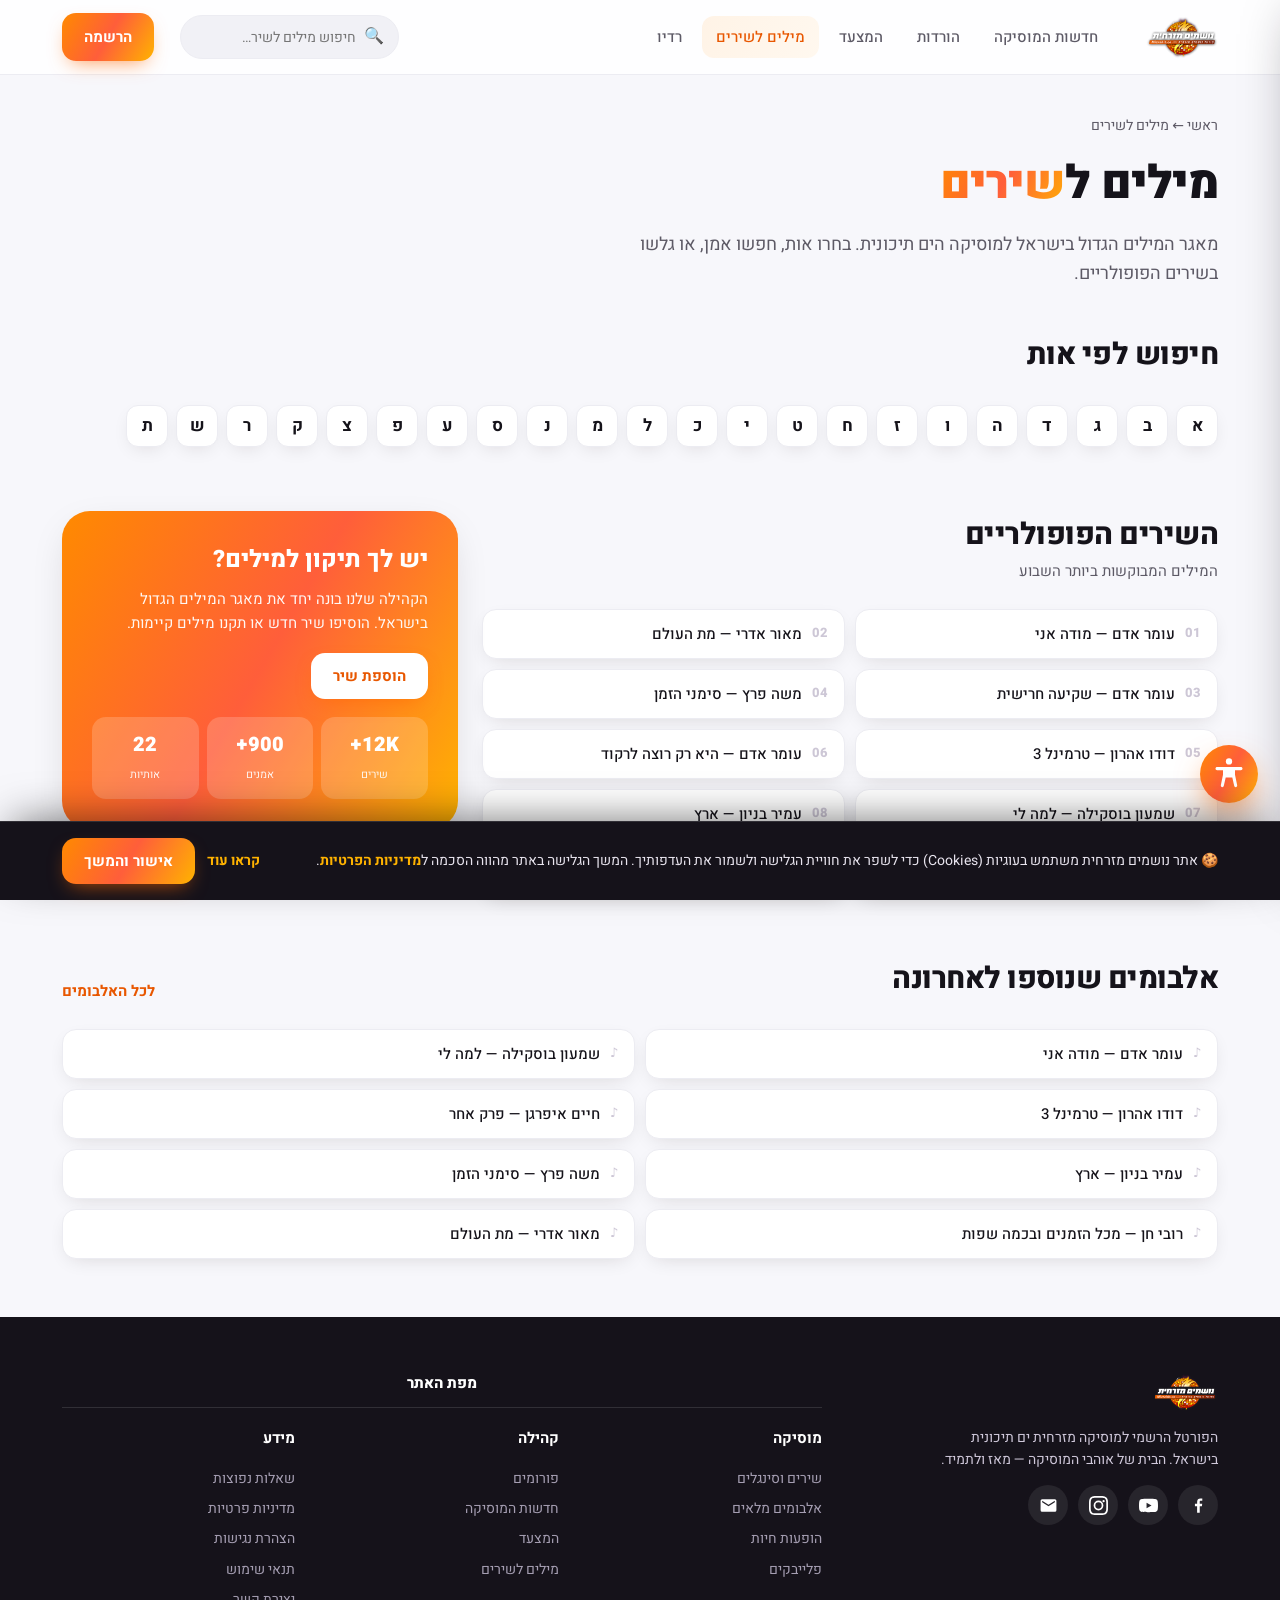
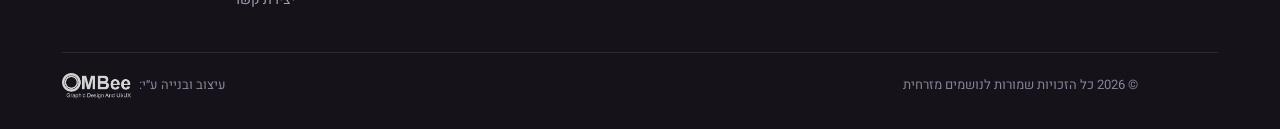
<file: lyrics.html>
<!DOCTYPE html>
<html lang="he" dir="rtl">
<head>
<meta charset="UTF-8" />
<meta name="viewport" content="width=device-width, initial-scale=1.0" />
<title>מילים לשירים — נושמים מזרחית</title>
<meta name="description" content="מילים לשירים מזרחיים וים תיכוניים — אינדקס אלפביתי, שירים פופולריים ואלבומים אחרונים." />
<link rel="icon" href="images/logo/favicon.ico" />
<link rel="preconnect" href="https://fonts.googleapis.com">
<link rel="preconnect" href="https://fonts.gstatic.com" crossorigin>
<link href="https://fonts.googleapis.com/css2?family=Heebo:wght@300;400;500;700;800;900&display=swap" rel="stylesheet">
<link rel="stylesheet" href="style.css">
</head>
<body>

<header>
  <div class="wrap nav">
    <a href="index.html" class="logo"><img src="images/logo/logo.png" alt="נושמים מזרחית"></a>
    <nav class="menu">
      <a href="news.html">חדשות המוסיקה</a>
      <a href="downloads.html">הורדות</a>
      <a href="index.html#charts">המצעד</a>
      <a href="lyrics.html" class="active">מילים לשירים</a>
      <a href="radio.html">רדיו</a>
    </nav>
    <div class="nav-spacer"></div>
    <label class="search"><span>🔍</span><input type="text" placeholder="חיפוש מילים לשיר…"></label>
    <a class="btn" href="register.html">הרשמה</a>
    <button class="burger" aria-label="תפריט">☰</button>
  </div>
</header>

<section class="page-hero">
  <div class="wrap">
    <div class="crumb"><a href="index.html">ראשי</a> ← מילים לשירים</div>
    <h1>מילים ל<span class="hl">שירים</span></h1>
    <p class="lead">מאגר המילים הגדול בישראל למוסיקה הים תיכונית. בחרו אות, חפשו אמן, או גלשו בשירים הפופולריים.</p>
  </div>
</section>

<section class="tight">
  <div class="wrap">
    <div class="head"><div><h2>חיפוש לפי אות</h2></div></div>
    <div class="alpha">
      <a href="#">א</a><a href="#">ב</a><a href="#">ג</a><a href="#">ד</a><a href="#">ה</a><a href="#">ו</a><a href="#">ז</a><a href="#">ח</a><a href="#">ט</a><a href="#">י</a><a href="#">כ</a><a href="#">ל</a><a href="#">מ</a><a href="#">נ</a><a href="#">ס</a><a href="#">ע</a><a href="#">פ</a><a href="#">צ</a><a href="#">ק</a><a href="#">ר</a><a href="#">ש</a><a href="#">ת</a>
    </div>
  </div>
</section>

<section class="tight">
  <div class="wrap split">
    <div>
      <div class="head"><div><h2>השירים הפופולריים</h2><p>המילים המבוקשות ביותר השבוע</p></div></div>
      <div class="list">
        <a href="#"><span class="n">01</span> עומר אדם — מודה אני</a>
        <a href="#"><span class="n">02</span> מאור אדרי — מת העולם</a>
        <a href="#"><span class="n">03</span> עומר אדם — שקיעה חרישית</a>
        <a href="#"><span class="n">04</span> משה פרץ — סימני הזמן</a>
        <a href="#"><span class="n">05</span> דודו אהרון — טרמינל 3</a>
        <a href="#"><span class="n">06</span> עומר אדם — היא רק רוצה לרקוד</a>
        <a href="#"><span class="n">07</span> שמעון בוסקילה — למה לי</a>
        <a href="#"><span class="n">08</span> עמיר בניון — ארץ</a>
        <a href="#"><span class="n">09</span> עומר אדם — כמו ילד</a>
        <a href="#"><span class="n">10</span> רובי חן — מכל הזמנים</a>
      </div>
    </div>
    <div class="cta-card">
      <h3>יש לך תיקון למילים?</h3>
      <p>הקהילה שלנו בונה יחד את מאגר המילים הגדול בישראל. הוסיפו שיר חדש או תקנו מילים קיימות.</p>
      <button class="btn">הוספת שיר</button>
      <div class="stat-row">
        <div class="stat"><b>12K+</b><span>שירים</span></div>
        <div class="stat"><b>900+</b><span>אמנים</span></div>
        <div class="stat"><b>22</b><span>אותיות</span></div>
      </div>
    </div>
  </div>
</section>

<section class="tight">
  <div class="wrap">
    <div class="head"><div><h2>אלבומים שנוספו לאחרונה</h2></div><a class="more" href="#">לכל האלבומים</a></div>
    <div class="list">
      <a href="#"><span class="n">♪</span> עומר אדם — מודה אני</a>
      <a href="#"><span class="n">♪</span> שמעון בוסקילה — למה לי</a>
      <a href="#"><span class="n">♪</span> דודו אהרון — טרמינל 3</a>
      <a href="#"><span class="n">♪</span> חיים איפרגן — פרק אחר</a>
      <a href="#"><span class="n">♪</span> עמיר בניון — ארץ</a>
      <a href="#"><span class="n">♪</span> משה פרץ — סימני הזמן</a>
      <a href="#"><span class="n">♪</span> רובי חן — מכל הזמנים ובכמה שפות</a>
      <a href="#"><span class="n">♪</span> מאור אדרי — מת העולם</a>
    </div>
  </div>
</section>

<footer>
  <div class="wrap">
    <div class="fgrid">
      <div>
        <img class="flogo" src="images/logo/logo.png" alt="נושמים מזרחית">
        <p style="font-size:14px;max-width:280px">הפורטל הרשמי למוסיקה מזרחית ים תיכונית בישראל. הבית של אוהבי המוסיקה — מאז ולתמיד.</p>
        <div class="social"><a href="#">f</a><a href="#">▶</a><a href="#">◎</a><a href="mailto:mizrahit.co@gmail.com">✉</a></div>
      </div>
      <div><h4>מוסיקה</h4><a href="downloads.html">שירים וסינגלים</a><a href="downloads.html">אלבומים מלאים</a><a href="downloads.html">הופעות חיות</a><a href="downloads.html">פלייבקים</a></div>
      <div><h4>קהילה</h4><a href="downloads.html">פורומים</a><a href="news.html">חדשות המוסיקה</a><a href="index.html#charts">המצעד</a><a href="lyrics.html">מילים לשירים</a></div>
      <div><h4>מידע</h4><a href="#">שאלות נפוצות</a><a href="privacy.html">מדיניות פרטיות</a><a href="accessibility.html">הצהרת נגישות</a><a href="#">תנאי שימוש</a><a href="contact.html">יצירת קשר</a></div>
    </div>
    <div class="fbar"><span>© 2026 כל הזכויות שמורות לנושמים מזרחית</span><span class="credit">עיצוב ובנייה ע״י: <a href="https://ombee.co.il" target="_blank" rel="noopener"><img src="images/logo/ombee-logo.png" alt="OMBee — עיצוב גרפי"></a></span></div>
  </div>
</footer>

<script src="app.js"></script>
<script src="a11y.js"></script>
</body>
</html>
</file>
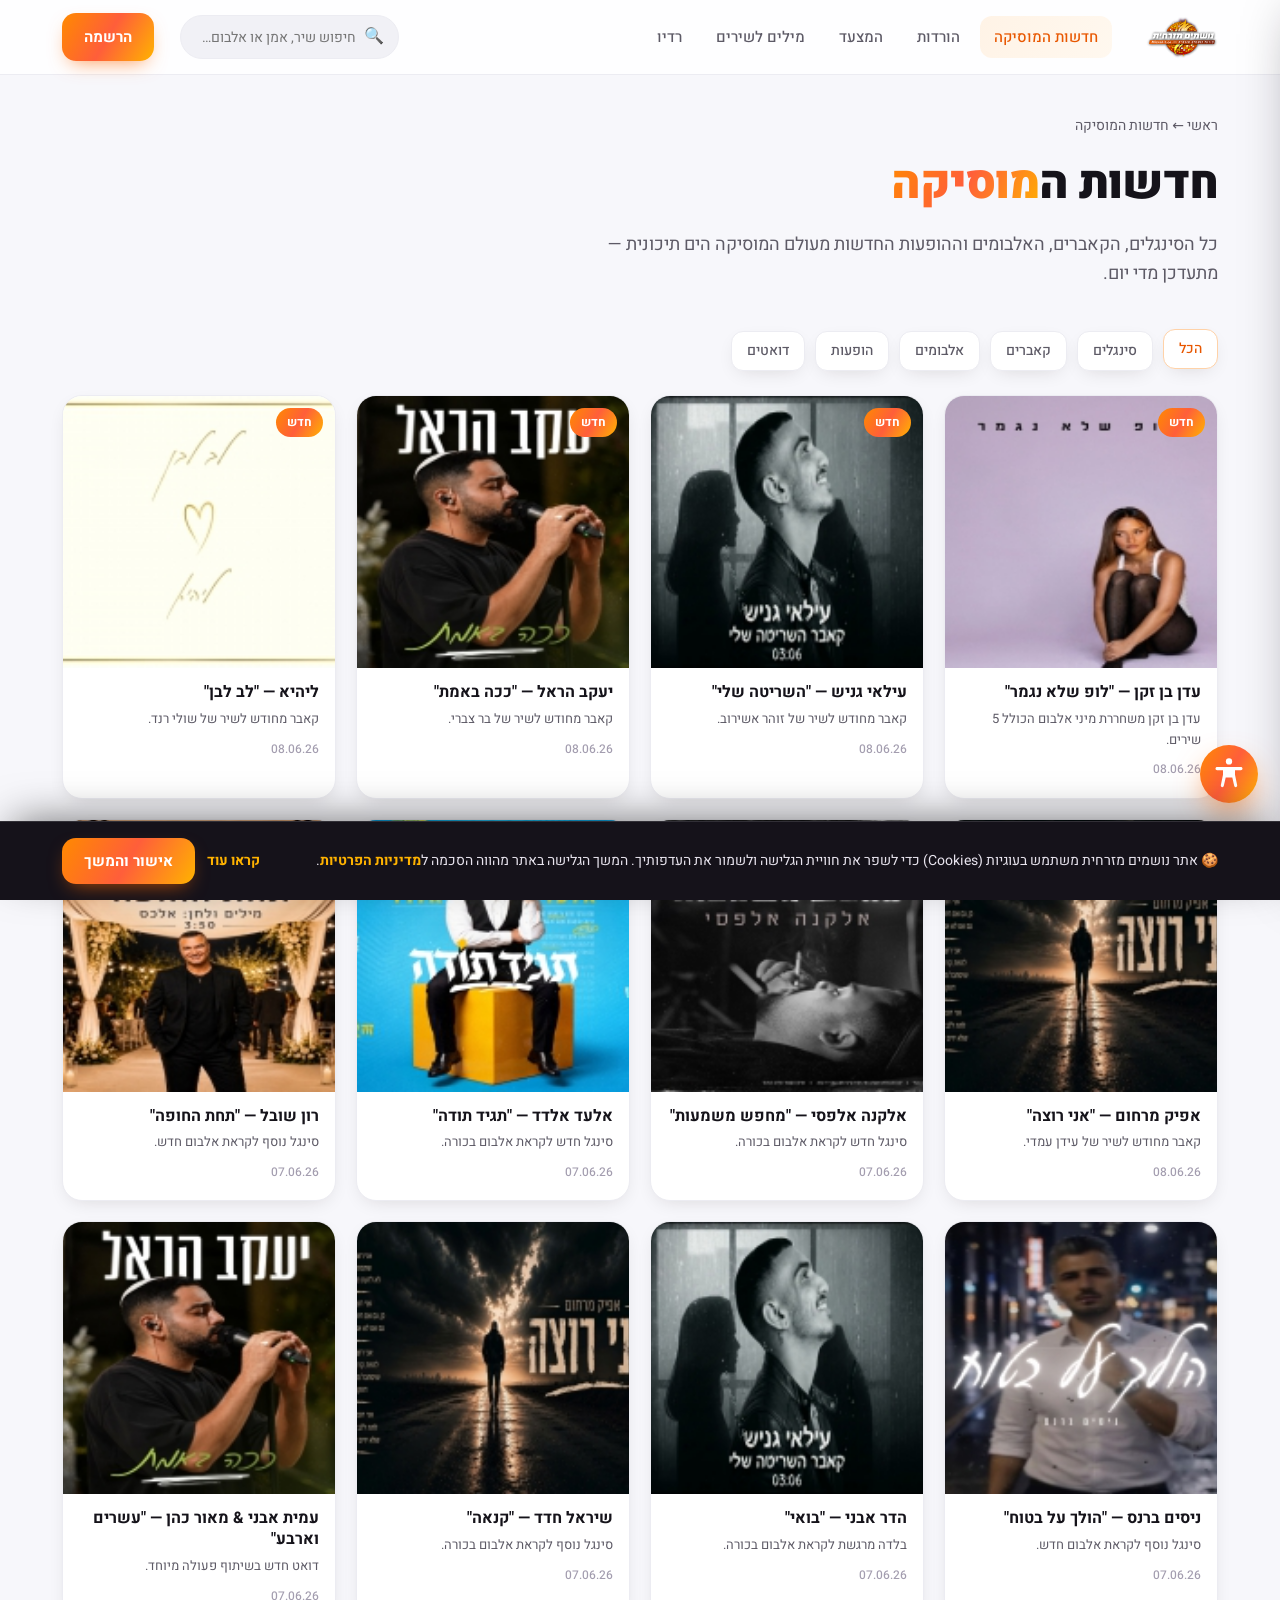
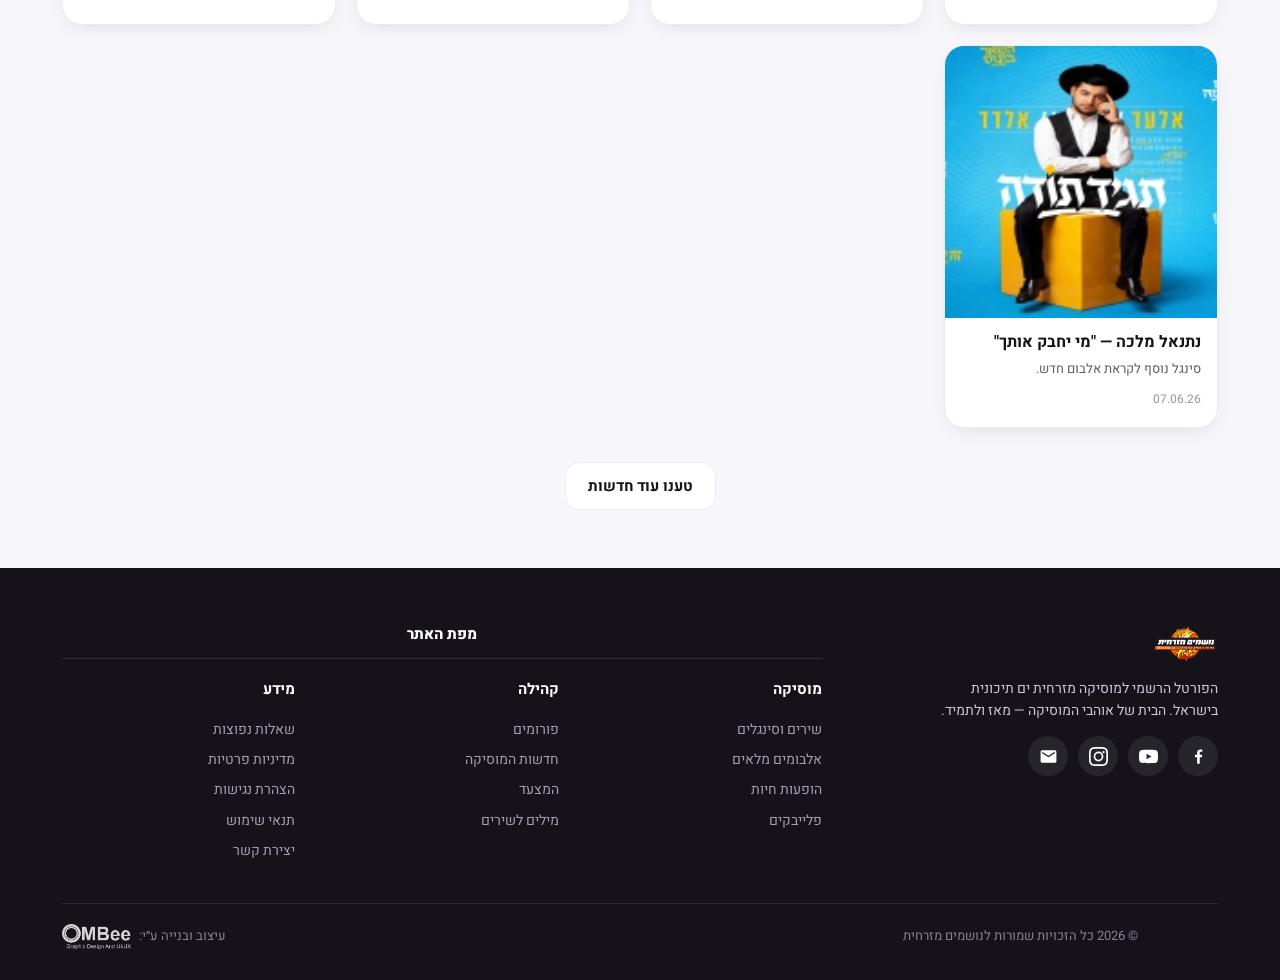
<file: news.html>
<!DOCTYPE html>
<html lang="he" dir="rtl">
<head>
<meta charset="UTF-8" />
<meta name="viewport" content="width=device-width, initial-scale=1.0" />
<title>חדשות המוסיקה — נושמים מזרחית</title>
<meta name="description" content="חדשות המוסיקה של נושמים מזרחית — סינגלים, קאברים, אלבומים והופעות חדשות מעולם המוסיקה הים תיכונית." />
<link rel="icon" href="images/logo/favicon.ico" />
<link rel="preconnect" href="https://fonts.googleapis.com">
<link rel="preconnect" href="https://fonts.gstatic.com" crossorigin>
<link href="https://fonts.googleapis.com/css2?family=Heebo:wght@300;400;500;700;800;900&display=swap" rel="stylesheet">
<link rel="stylesheet" href="style.css">
</head>
<body>

<header>
  <div class="wrap nav">
    <a href="index.html" class="logo"><img src="images/logo/logo.png" alt="נושמים מזרחית"></a>
    <nav class="menu">
      <a href="news.html" class="active">חדשות המוסיקה</a>
      <a href="downloads.html">הורדות</a>
      <a href="index.html#charts">המצעד</a>
      <a href="lyrics.html">מילים לשירים</a>
      <a href="radio.html">רדיו</a>
    </nav>
    <div class="nav-spacer"></div>
    <label class="search"><span>🔍</span><input type="text" placeholder="חיפוש שיר, אמן או אלבום…"></label>
    <a class="btn" href="register.html">הרשמה</a>
    <button class="burger" aria-label="תפריט">☰</button>
  </div>
</header>

<section class="page-hero">
  <div class="wrap">
    <div class="crumb"><a href="index.html">ראשי</a> ← חדשות המוסיקה</div>
    <h1>חדשות ה<span class="hl">מוסיקה</span></h1>
    <p class="lead">כל הסינגלים, הקאברים, האלבומים וההופעות החדשות מעולם המוסיקה הים תיכונית — מתעדכן מדי יום.</p>
  </div>
</section>

<section class="tight">
  <div class="wrap">
    <div class="tabs">
      <span class="chip active">הכל</span>
      <span class="chip">סינגלים</span>
      <span class="chip">קאברים</span>
      <span class="chip">אלבומים</span>
      <span class="chip">הופעות</span>
      <span class="chip">דואטים</span>
    </div>
    <div class="news-grid">
      <a class="card" href="#"><div class="thumb"><img src="images/news/news1.jpg" alt=""><span class="tag">חדש</span><span class="play-mini">▶</span></div><div class="body"><h3>עדן בן זקן — "לופ שלא נגמר"</h3><p>עדן בן זקן משחררת מיני אלבום הכולל 5 שירים.</p><div class="date">08.06.26</div></div></a>
      <a class="card" href="#"><div class="thumb"><img src="images/news/news2.jpg" alt=""><span class="tag">חדש</span><span class="play-mini">▶</span></div><div class="body"><h3>עילאי גניש — "השריטה שלי"</h3><p>קאבר מחודש לשיר של זוהר אשירוב.</p><div class="date">08.06.26</div></div></a>
      <a class="card" href="#"><div class="thumb"><img src="images/news/news3.jpg" alt=""><span class="tag">חדש</span><span class="play-mini">▶</span></div><div class="body"><h3>יעקב הראל — "ככה באמת"</h3><p>קאבר מחודש לשיר של בר צברי.</p><div class="date">08.06.26</div></div></a>
      <a class="card" href="#"><div class="thumb"><img src="images/news/news4.jpg" alt=""><span class="tag">חדש</span><span class="play-mini">▶</span></div><div class="body"><h3>ליהיא — "לב לבן"</h3><p>קאבר מחודש לשיר של שולי רנד.</p><div class="date">08.06.26</div></div></a>
      <a class="card" href="#"><div class="thumb"><img src="images/news/news5.jpg" alt=""><span class="play-mini">▶</span></div><div class="body"><h3>אפיק מרחום — "אני רוצה"</h3><p>קאבר מחודש לשיר של עידן עמדי.</p><div class="date">08.06.26</div></div></a>
      <a class="card" href="#"><div class="thumb"><img src="images/news/news6.jpg" alt=""><span class="play-mini">▶</span></div><div class="body"><h3>אלקנה אלפסי — "מחפש משמעות"</h3><p>סינגל חדש לקראת אלבום בכורה.</p><div class="date">07.06.26</div></div></a>
      <a class="card" href="#"><div class="thumb"><img src="images/news/news7.jpg" alt=""><span class="play-mini">▶</span></div><div class="body"><h3>אלעד אלדד — "תגיד תודה"</h3><p>סינגל חדש לקראת אלבום בכורה.</p><div class="date">07.06.26</div></div></a>
      <a class="card" href="#"><div class="thumb"><img src="images/news/news8.jpg" alt=""><span class="play-mini">▶</span></div><div class="body"><h3>רון שובל — "תחת החופה"</h3><p>סינגל נוסף לקראת אלבום חדש.</p><div class="date">07.06.26</div></div></a>
      <a class="card" href="#"><div class="thumb"><img src="images/news/news9.jpg" alt=""><span class="play-mini">▶</span></div><div class="body"><h3>ניסים ברנס — "הולך על בטוח"</h3><p>סינגל נוסף לקראת אלבום חדש.</p><div class="date">07.06.26</div></div></a>
      <a class="card" href="#"><div class="thumb"><img src="images/news/news2.jpg" alt=""><span class="play-mini">▶</span></div><div class="body"><h3>הדר אבני — "בואי"</h3><p>בלדה מרגשת לקראת אלבום בכורה.</p><div class="date">07.06.26</div></div></a>
      <a class="card" href="#"><div class="thumb"><img src="images/news/news5.jpg" alt=""><span class="play-mini">▶</span></div><div class="body"><h3>שיראל חדד — "קנאה"</h3><p>סינגל נוסף לקראת אלבום בכורה.</p><div class="date">07.06.26</div></div></a>
      <a class="card" href="#"><div class="thumb"><img src="images/news/news3.jpg" alt=""><span class="play-mini">▶</span></div><div class="body"><h3>עמית אבני & מאור כהן — "עשרים וארבע"</h3><p>דואט חדש בשיתוף פעולה מיוחד.</p><div class="date">07.06.26</div></div></a>
      <a class="card" href="#"><div class="thumb"><img src="images/news/news7.jpg" alt=""><span class="play-mini">▶</span></div><div class="body"><h3>נתנאל מלכה — "מי יחבק אותך"</h3><p>סינגל נוסף לקראת אלבום חדש.</p><div class="date">07.06.26</div></div></a>
    </div>
    <div style="text-align:center;margin-top:34px"><button class="btn btn-ghost">טענו עוד חדשות</button></div>
  </div>
</section>

<footer>
  <div class="wrap">
    <div class="fgrid">
      <div>
        <img class="flogo" src="images/logo/logo.png" alt="נושמים מזרחית">
        <p style="font-size:14px;max-width:280px">הפורטל הרשמי למוסיקה מזרחית ים תיכונית בישראל. הבית של אוהבי המוסיקה — מאז ולתמיד.</p>
        <div class="social"><a href="#">f</a><a href="#">▶</a><a href="#">◎</a><a href="mailto:mizrahit.co@gmail.com">✉</a></div>
      </div>
      <div><h4>מוסיקה</h4><a href="downloads.html">שירים וסינגלים</a><a href="downloads.html">אלבומים מלאים</a><a href="downloads.html">הופעות חיות</a><a href="downloads.html">פלייבקים</a></div>
      <div><h4>קהילה</h4><a href="downloads.html">פורומים</a><a href="news.html">חדשות המוסיקה</a><a href="index.html#charts">המצעד</a><a href="lyrics.html">מילים לשירים</a></div>
      <div><h4>מידע</h4><a href="#">שאלות נפוצות</a><a href="privacy.html">מדיניות פרטיות</a><a href="accessibility.html">הצהרת נגישות</a><a href="#">תנאי שימוש</a><a href="contact.html">יצירת קשר</a></div>
    </div>
    <div class="fbar"><span>© 2026 כל הזכויות שמורות לנושמים מזרחית</span><span class="credit">עיצוב ובנייה ע״י: <a href="https://ombee.co.il" target="_blank" rel="noopener"><img src="images/logo/ombee-logo.png" alt="OMBee — עיצוב גרפי"></a></span></div>
  </div>
</footer>

<script src="app.js"></script>
<script src="a11y.js"></script>
</body>
</html>
</file>
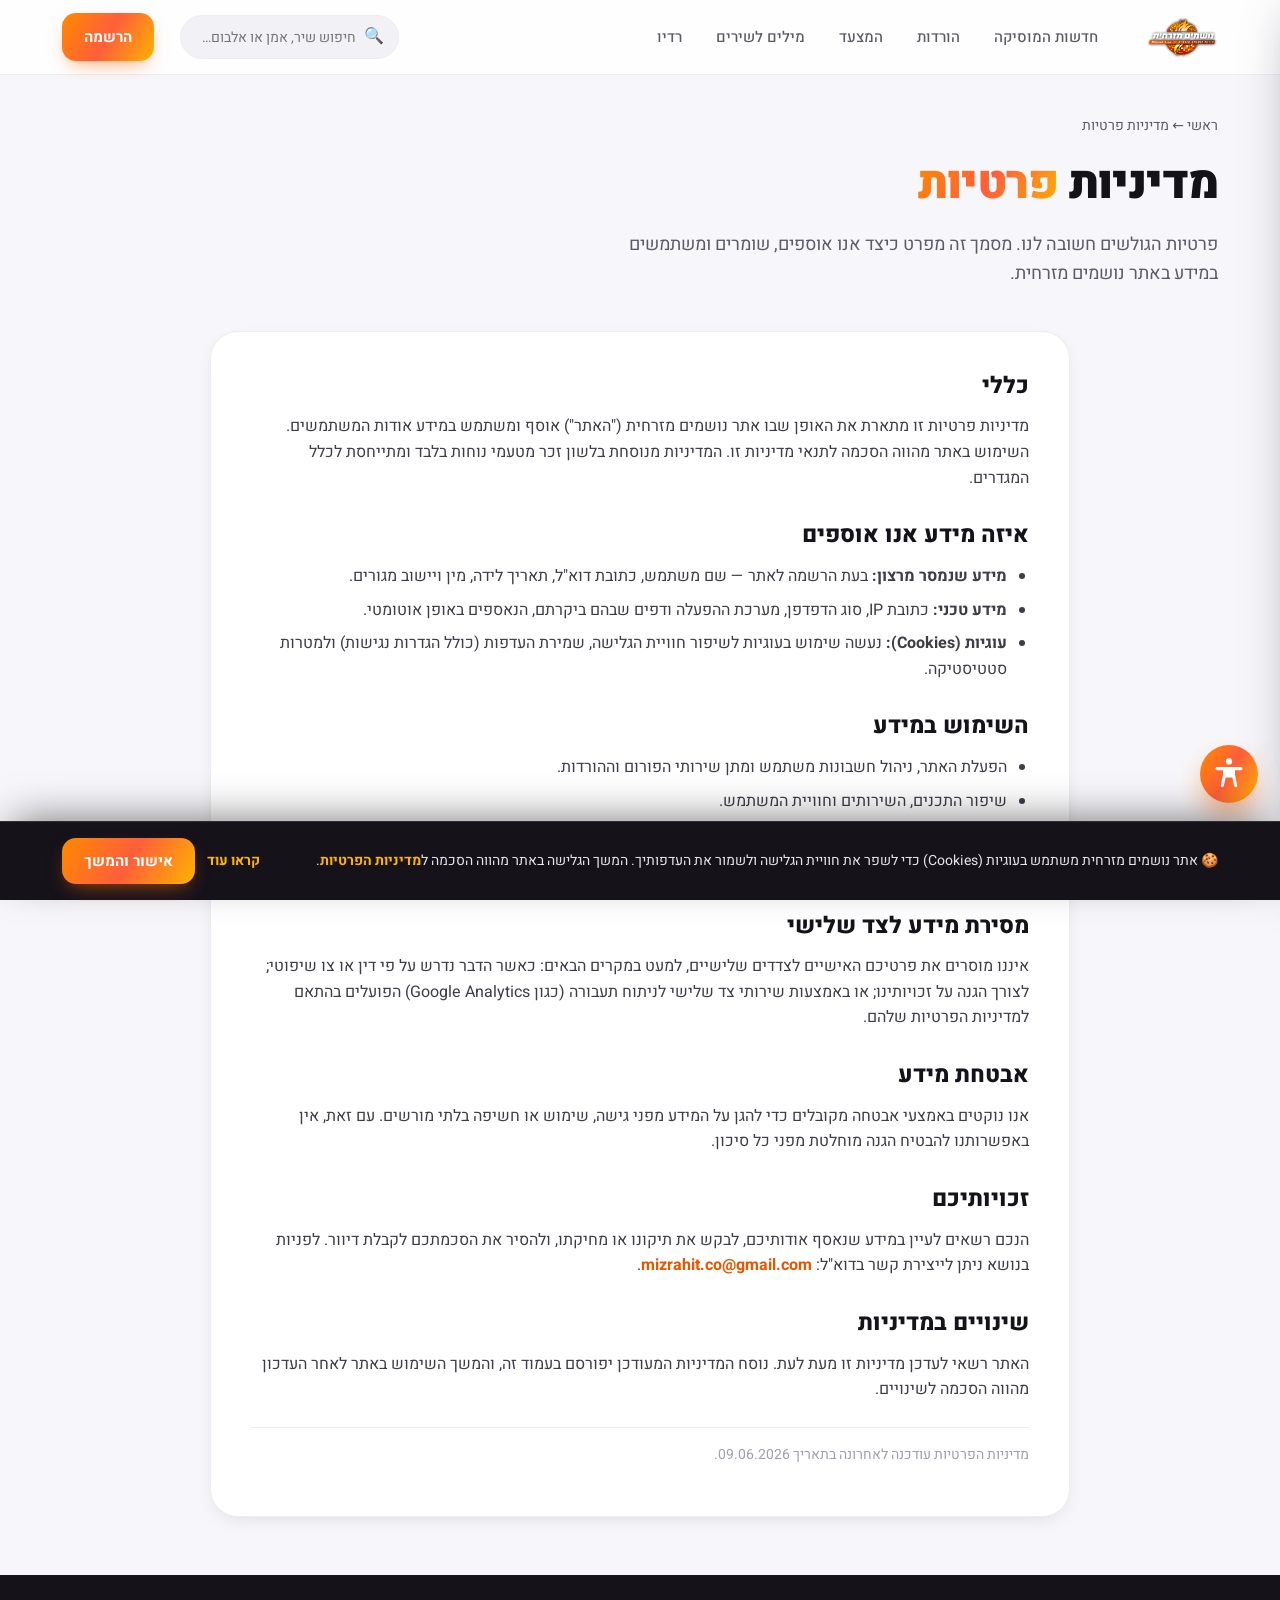
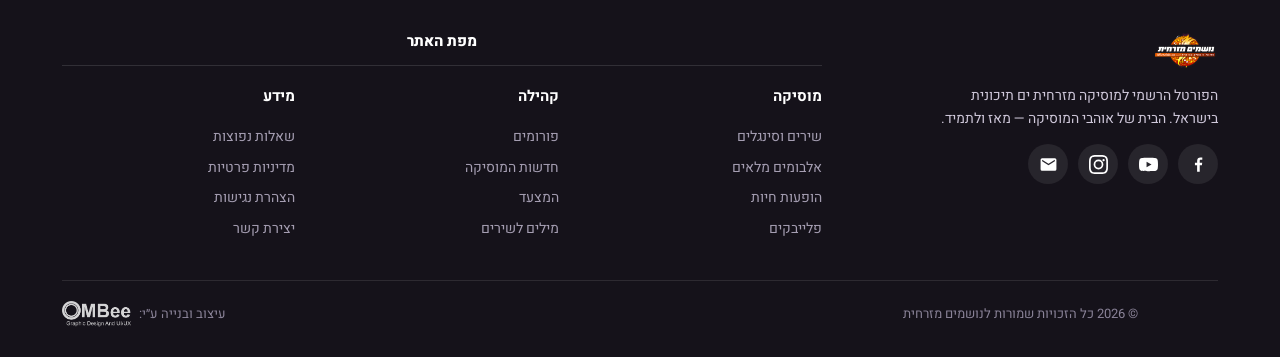
<file: privacy.html>
<!DOCTYPE html>
<html lang="he" dir="rtl">
<head>
<meta charset="UTF-8" />
<meta name="viewport" content="width=device-width, initial-scale=1.0" />
<title>מדיניות פרטיות — נושמים מזרחית</title>
<meta name="description" content="מדיניות הפרטיות של אתר נושמים מזרחית — כיצד אנו אוספים, שומרים ומשתמשים במידע שלכם." />
<link rel="icon" href="images/logo/favicon.ico" />
<link rel="preconnect" href="https://fonts.googleapis.com">
<link rel="preconnect" href="https://fonts.gstatic.com" crossorigin>
<link href="https://fonts.googleapis.com/css2?family=Heebo:wght@300;400;500;700;800;900&display=swap" rel="stylesheet">
<link rel="stylesheet" href="style.css">
</head>
<body>

<header>
  <div class="wrap nav">
    <a href="index.html" class="logo"><img src="images/logo/logo.png" alt="נושמים מזרחית"></a>
    <nav class="menu">
      <a href="news.html">חדשות המוסיקה</a>
      <a href="downloads.html">הורדות</a>
      <a href="index.html#charts">המצעד</a>
      <a href="lyrics.html">מילים לשירים</a>
      <a href="radio.html">רדיו</a>
    </nav>
    <div class="nav-spacer"></div>
    <label class="search"><span>🔍</span><input type="text" placeholder="חיפוש שיר, אמן או אלבום…"></label>
    <a class="btn" href="register.html">הרשמה</a>
    <button class="burger" aria-label="תפריט">☰</button>
  </div>
</header>

<section class="page-hero">
  <div class="wrap">
    <div class="crumb"><a href="index.html">ראשי</a> ← מדיניות פרטיות</div>
    <h1>מדיניות <span class="hl">פרטיות</span></h1>
    <p class="lead">פרטיות הגולשים חשובה לנו. מסמך זה מפרט כיצד אנו אוספים, שומרים ומשתמשים במידע באתר נושמים מזרחית.</p>
  </div>
</section>

<section class="tight">
  <div class="wrap">
    <article class="prose">
      <h2>כללי</h2>
      <p>מדיניות פרטיות זו מתארת את האופן שבו אתר נושמים מזרחית ("האתר") אוסף ומשתמש במידע אודות המשתמשים. השימוש באתר מהווה הסכמה לתנאי מדיניות זו. המדיניות מנוסחת בלשון זכר מטעמי נוחות בלבד ומתייחסת לכלל המגדרים.</p>

      <h2>איזה מידע אנו אוספים</h2>
      <ul>
        <li><b>מידע שנמסר מרצון:</b> בעת הרשמה לאתר — שם משתמש, כתובת דוא"ל, תאריך לידה, מין ויישוב מגורים.</li>
        <li><b>מידע טכני:</b> כתובת IP, סוג הדפדפן, מערכת ההפעלה ודפים שבהם ביקרתם, הנאספים באופן אוטומטי.</li>
        <li><b>עוגיות (Cookies):</b> נעשה שימוש בעוגיות לשיפור חוויית הגלישה, שמירת העדפות (כולל הגדרות נגישות) ולמטרות סטטיסטיקה.</li>
      </ul>

      <h2>השימוש במידע</h2>
      <ul>
        <li>הפעלת האתר, ניהול חשבונות משתמש ומתן שירותי הפורום וההורדות.</li>
        <li>שיפור התכנים, השירותים וחוויית המשתמש.</li>
        <li>יצירת קשר ומשלוח עדכונים בכפוף להסכמתכם.</li>
        <li>שמירה על אבטחת האתר ומניעת שימוש לרעה.</li>
      </ul>

      <h2>מסירת מידע לצד שלישי</h2>
      <p>איננו מוסרים את פרטיכם האישיים לצדדים שלישיים, למעט במקרים הבאים: כאשר הדבר נדרש על פי דין או צו שיפוטי; לצורך הגנה על זכויותינו; או באמצעות שירותי צד שלישי לניתוח תעבורה (כגון Google Analytics) הפועלים בהתאם למדיניות הפרטיות שלהם.</p>

      <h2>אבטחת מידע</h2>
      <p>אנו נוקטים באמצעי אבטחה מקובלים כדי להגן על המידע מפני גישה, שימוש או חשיפה בלתי מורשים. עם זאת, אין באפשרותנו להבטיח הגנה מוחלטת מפני כל סיכון.</p>

      <h2>זכויותיכם</h2>
      <p>הנכם רשאים לעיין במידע שנאסף אודותיכם, לבקש את תיקונו או מחיקתו, ולהסיר את הסכמתכם לקבלת דיוור. לפניות בנושא ניתן לייצירת קשר בדוא"ל: <a href="mailto:mizrahit.co@gmail.com">mizrahit.co@gmail.com</a>.</p>

      <h2>שינויים במדיניות</h2>
      <p>האתר רשאי לעדכן מדיניות זו מעת לעת. נוסח המדיניות המעודכן יפורסם בעמוד זה, והמשך השימוש באתר לאחר העדכון מהווה הסכמה לשינויים.</p>

      <p class="updated">מדיניות הפרטיות עודכנה לאחרונה בתאריך 09.06.2026.</p>
    </article>
  </div>
</section>

<footer>
  <div class="wrap">
    <div class="fgrid">
      <div>
        <img class="flogo" src="images/logo/logo.png" alt="נושמים מזרחית">
        <p style="font-size:14px;max-width:280px">הפורטל הרשמי למוסיקה מזרחית ים תיכונית בישראל. הבית של אוהבי המוסיקה — מאז ולתמיד.</p>
        <div class="social"><a href="#">f</a><a href="#">▶</a><a href="#">◎</a><a href="mailto:mizrahit.co@gmail.com">✉</a></div>
      </div>
      <div><h4>מוסיקה</h4><a href="downloads.html">שירים וסינגלים</a><a href="downloads.html">אלבומים מלאים</a><a href="downloads.html">הופעות חיות</a><a href="downloads.html">פלייבקים</a></div>
      <div><h4>קהילה</h4><a href="downloads.html">פורומים</a><a href="news.html">חדשות המוסיקה</a><a href="index.html#charts">המצעד</a><a href="lyrics.html">מילים לשירים</a></div>
      <div><h4>מידע</h4><a href="#">שאלות נפוצות</a><a href="privacy.html">מדיניות פרטיות</a><a href="accessibility.html">הצהרת נגישות</a><a href="contact.html">יצירת קשר</a></div>
    </div>
    <div class="fbar"><span>© 2026 כל הזכויות שמורות לנושמים מזרחית</span><span class="credit">עיצוב ובנייה ע״י: <a href="https://ombee.co.il" target="_blank" rel="noopener"><img src="images/logo/ombee-logo.png" alt="OMBee — עיצוב גרפי"></a></span></div>
  </div>
</footer>

<script src="app.js"></script>
<script src="a11y.js"></script>
</body>
</html>
</file>
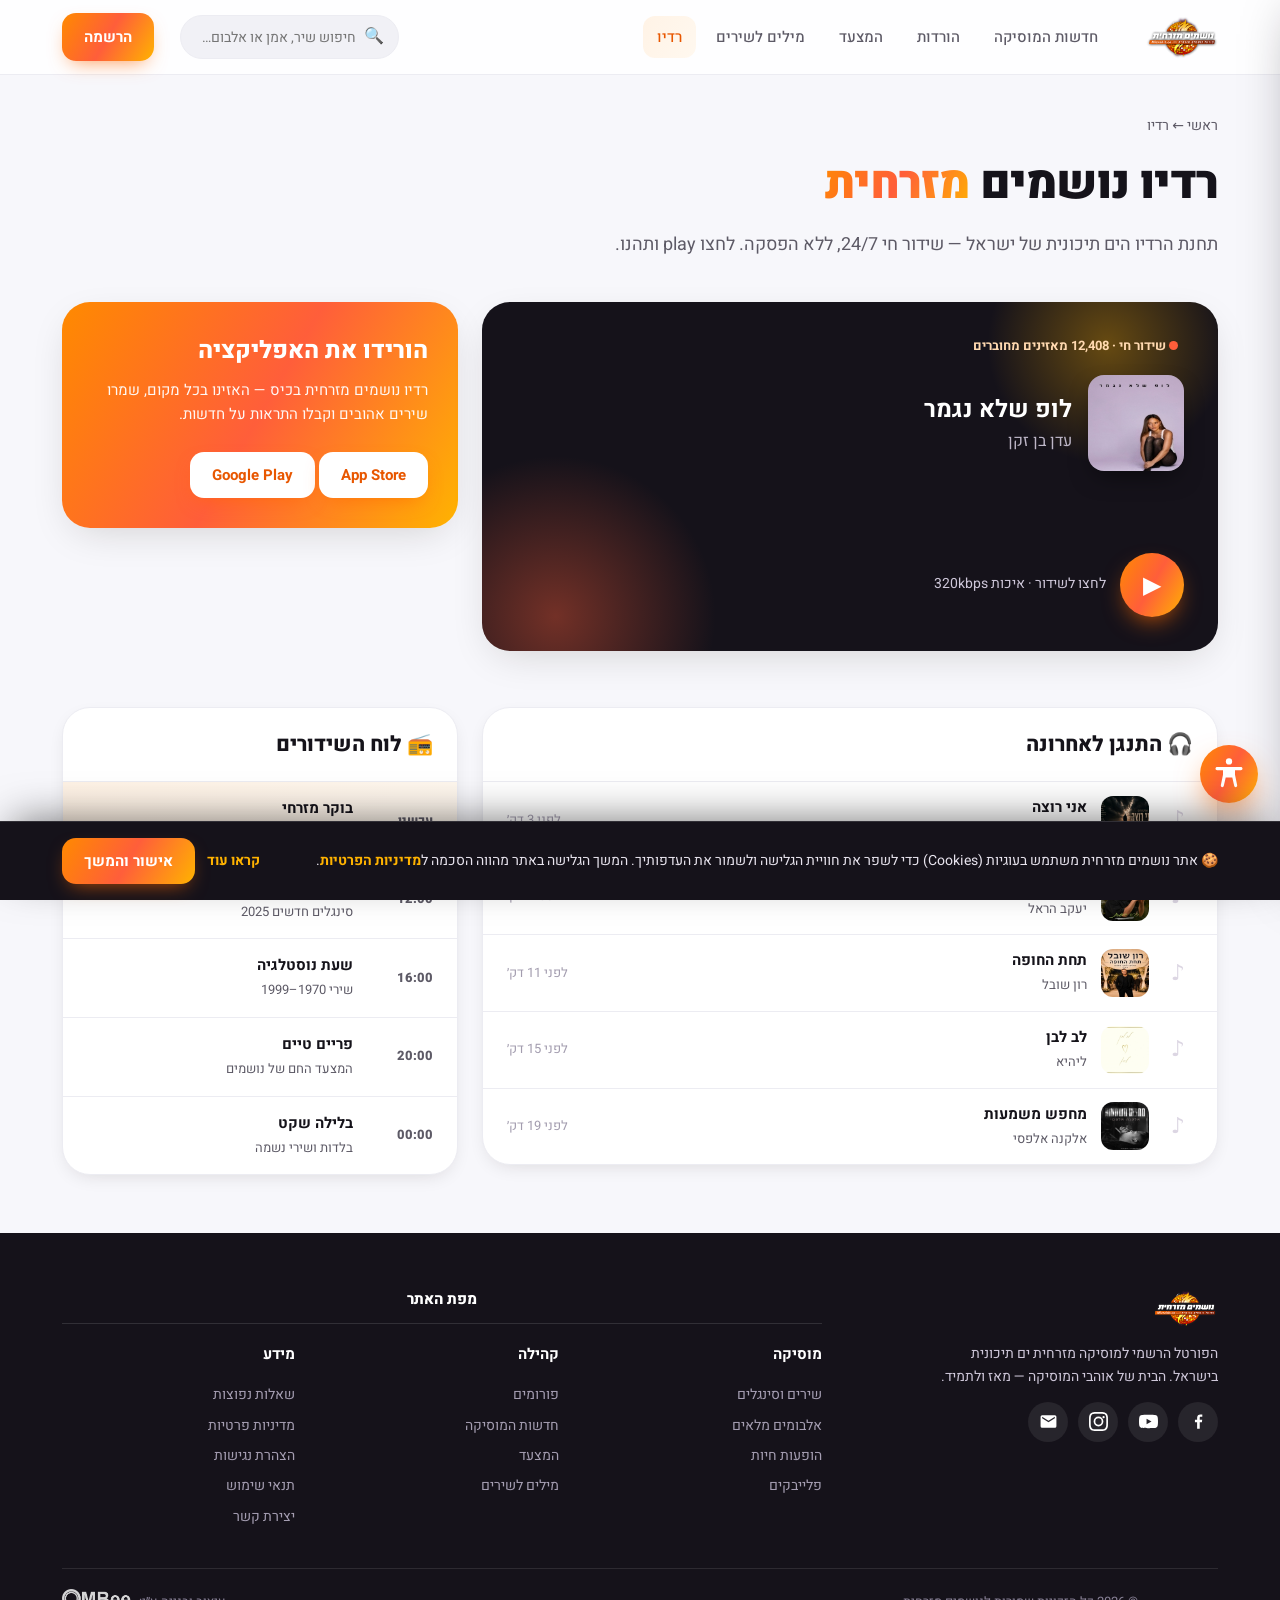
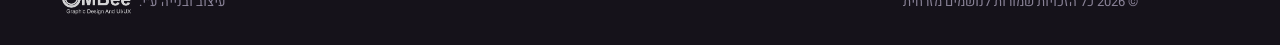
<file: radio.html>
<!DOCTYPE html>
<html lang="he" dir="rtl">
<head>
<meta charset="UTF-8" />
<meta name="viewport" content="width=device-width, initial-scale=1.0" />
<title>רדיו נושמים מזרחית — שידור חי 24/7</title>
<meta name="description" content="רדיו נושמים מזרחית — שידור חי של המוסיקה הים תיכונית הכי טובה, 24 שעות ביממה." />
<link rel="icon" href="images/logo/favicon.ico" />
<link rel="preconnect" href="https://fonts.googleapis.com">
<link rel="preconnect" href="https://fonts.gstatic.com" crossorigin>
<link href="https://fonts.googleapis.com/css2?family=Heebo:wght@300;400;500;700;800;900&display=swap" rel="stylesheet">
<link rel="stylesheet" href="style.css">
</head>
<body>

<header>
  <div class="wrap nav">
    <a href="index.html" class="logo"><img src="images/logo/logo.png" alt="נושמים מזרחית"></a>
    <nav class="menu">
      <a href="news.html">חדשות המוסיקה</a>
      <a href="downloads.html">הורדות</a>
      <a href="index.html#charts">המצעד</a>
      <a href="lyrics.html">מילים לשירים</a>
      <a href="radio.html" class="active">רדיו</a>
    </nav>
    <div class="nav-spacer"></div>
    <label class="search"><span>🔍</span><input type="text" placeholder="חיפוש שיר, אמן או אלבום…"></label>
    <a class="btn" href="register.html">הרשמה</a>
    <button class="burger" aria-label="תפריט">☰</button>
  </div>
</header>

<section class="page-hero">
  <div class="wrap">
    <div class="crumb"><a href="index.html">ראשי</a> ← רדיו</div>
    <h1>רדיו נושמים <span class="hl">מזרחית</span></h1>
    <p class="lead">תחנת הרדיו הים תיכונית של ישראל — שידור חי 24/7, ללא הפסקה. לחצו play ותהנו.</p>
  </div>
</section>

<section class="tight">
  <div class="wrap split">
    <div class="player" style="padding:34px">
      <div class="live"><span class="dot"></span> שידור חי · 12,408 מאזינים מחוברים</div>
      <div class="now">
        <img class="cover" style="width:96px;height:96px" src="images/news/news1.jpg" alt="">
        <div><b style="font-size:24px">לופ שלא נגמר</b><span style="font-size:16px">עדן בן זקן</span></div>
      </div>
      <div class="bars" style="height:46px"><i></i><i></i><i></i><i></i><i></i><i></i><i></i><i></i><i></i><i></i></div>
      <div class="controls">
        <button class="play" style="width:64px;height:64px;font-size:24px">▶</button>
        <span class="ctrl-txt">לחצו לשידור · איכות 320kbps</span>
      </div>
    </div>
    <div class="cta-card">
      <h3>הורידו את האפליקציה</h3>
      <p>רדיו נושמים מזרחית בכיס — האזינו בכל מקום, שמרו שירים אהובים וקבלו התראות על חדשות.</p>
      <button class="btn">App Store</button>
      <button class="btn" style="margin-top:8px">Google Play</button>
    </div>
  </div>
</section>

<section class="tight">
  <div class="wrap split">
    <div class="panel">
      <h2>🎧 התנגן לאחרונה</h2>
      <div class="chart-row"><span class="rank">♪</span><img class="ci" src="images/news/news5.jpg" alt=""><div class="t"><b>אני רוצה</b><span>אפיק מרחום</span></div><span class="ctrl-txt" style="color:#a39daf;font-size:13px">לפני 3 דק׳</span></div>
      <div class="chart-row"><span class="rank">♪</span><img class="ci" src="images/news/news3.jpg" alt=""><div class="t"><b>ככה באמת</b><span>יעקב הראל</span></div><span class="ctrl-txt" style="color:#a39daf;font-size:13px">לפני 7 דק׳</span></div>
      <div class="chart-row"><span class="rank">♪</span><img class="ci" src="images/news/news8.jpg" alt=""><div class="t"><b>תחת החופה</b><span>רון שובל</span></div><span class="ctrl-txt" style="color:#a39daf;font-size:13px">לפני 11 דק׳</span></div>
      <div class="chart-row"><span class="rank">♪</span><img class="ci" src="images/news/news4.jpg" alt=""><div class="t"><b>לב לבן</b><span>ליהיא</span></div><span class="ctrl-txt" style="color:#a39daf;font-size:13px">לפני 15 דק׳</span></div>
      <div class="chart-row"><span class="rank">♪</span><img class="ci" src="images/news/news6.jpg" alt=""><div class="t"><b>מחפש משמעות</b><span>אלקנה אלפסי</span></div><span class="ctrl-txt" style="color:#a39daf;font-size:13px">לפני 19 דק׳</span></div>
    </div>
    <div class="panel sched">
      <h2>📻 לוח השידורים</h2>
      <div class="slot on"><span class="time">עכשיו</span><div><b>בוקר מזרחי</b><span>הלהיטים שמתחילים את היום</span></div></div>
      <div class="slot"><span class="time">12:00</span><div><b>צהריים בקצב</b><span>סינגלים חדשים 2025</span></div></div>
      <div class="slot"><span class="time">16:00</span><div><b>שעת נוסטלגיה</b><span>שירי 1970–1999</span></div></div>
      <div class="slot"><span class="time">20:00</span><div><b>פריים טיים</b><span>המצעד החם של נושמים</span></div></div>
      <div class="slot"><span class="time">00:00</span><div><b>בלילה שקט</b><span>בלדות ושירי נשמה</span></div></div>
    </div>
  </div>
</section>

<footer>
  <div class="wrap">
    <div class="fgrid">
      <div>
        <img class="flogo" src="images/logo/logo.png" alt="נושמים מזרחית">
        <p style="font-size:14px;max-width:280px">הפורטל הרשמי למוסיקה מזרחית ים תיכונית בישראל. הבית של אוהבי המוסיקה — מאז ולתמיד.</p>
        <div class="social"><a href="#">f</a><a href="#">▶</a><a href="#">◎</a><a href="mailto:mizrahit.co@gmail.com">✉</a></div>
      </div>
      <div><h4>מוסיקה</h4><a href="downloads.html">שירים וסינגלים</a><a href="downloads.html">אלבומים מלאים</a><a href="downloads.html">הופעות חיות</a><a href="downloads.html">פלייבקים</a></div>
      <div><h4>קהילה</h4><a href="downloads.html">פורומים</a><a href="news.html">חדשות המוסיקה</a><a href="index.html#charts">המצעד</a><a href="lyrics.html">מילים לשירים</a></div>
      <div><h4>מידע</h4><a href="#">שאלות נפוצות</a><a href="privacy.html">מדיניות פרטיות</a><a href="accessibility.html">הצהרת נגישות</a><a href="#">תנאי שימוש</a><a href="contact.html">יצירת קשר</a></div>
    </div>
    <div class="fbar"><span>© 2026 כל הזכויות שמורות לנושמים מזרחית</span><span class="credit">עיצוב ובנייה ע״י: <a href="https://ombee.co.il" target="_blank" rel="noopener"><img src="images/logo/ombee-logo.png" alt="OMBee — עיצוב גרפי"></a></span></div>
  </div>
</footer>

<script src="app.js"></script>
<script src="a11y.js"></script>
</body>
</html>
</file>
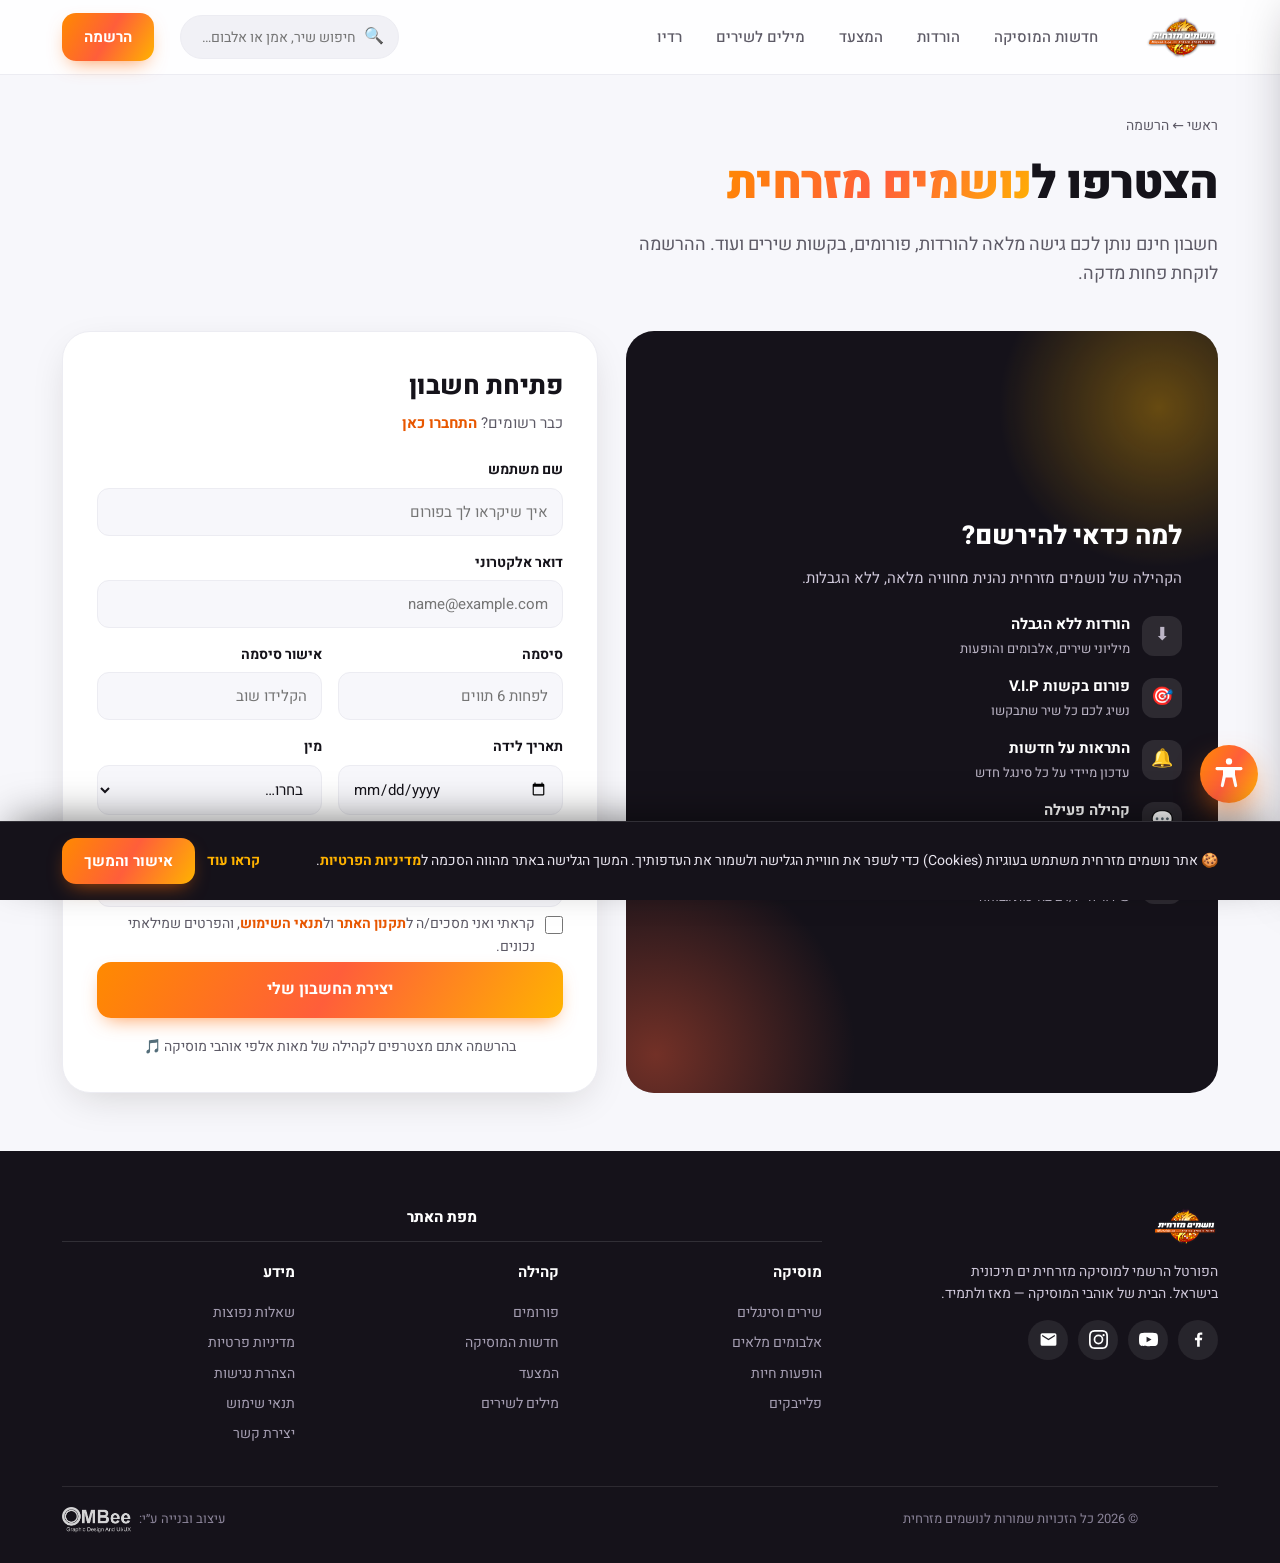
<file: register.html>
<!DOCTYPE html>
<html lang="he" dir="rtl">
<head>
<meta charset="UTF-8" />
<meta name="viewport" content="width=device-width, initial-scale=1.0" />
<title>הרשמה — נושמים מזרחית</title>
<meta name="description" content="הרשמה חינם לנושמים מזרחית — גישה מלאה להורדות, פורומים, בקשות שירים ורדיו." />
<link rel="icon" href="images/logo/favicon.ico" />
<link rel="preconnect" href="https://fonts.googleapis.com">
<link rel="preconnect" href="https://fonts.gstatic.com" crossorigin>
<link href="https://fonts.googleapis.com/css2?family=Heebo:wght@300;400;500;700;800;900&display=swap" rel="stylesheet">
<link rel="stylesheet" href="style.css">
</head>
<body>

<header>
  <div class="wrap nav">
    <a href="index.html" class="logo"><img src="images/logo/logo.png" alt="נושמים מזרחית"></a>
    <nav class="menu">
      <a href="news.html">חדשות המוסיקה</a>
      <a href="downloads.html">הורדות</a>
      <a href="index.html#charts">המצעד</a>
      <a href="lyrics.html">מילים לשירים</a>
      <a href="radio.html">רדיו</a>
    </nav>
    <div class="nav-spacer"></div>
    <label class="search"><span>🔍</span><input type="text" placeholder="חיפוש שיר, אמן או אלבום…"></label>
    <a class="btn" href="register.html">הרשמה</a>
    <button class="burger" aria-label="תפריט">☰</button>
  </div>
</header>

<section class="page-hero">
  <div class="wrap">
    <div class="crumb"><a href="index.html">ראשי</a> ← הרשמה</div>
    <h1>הצטרפו ל<span class="hl">נושמים מזרחית</span></h1>
    <p class="lead">חשבון חינם נותן לכם גישה מלאה להורדות, פורומים, בקשות שירים ועוד. ההרשמה לוקחת פחות מדקה.</p>
  </div>
</section>

<section class="tight">
  <div class="wrap">
    <div class="auth">
      <!-- Form -->
      <form class="auth-form" onsubmit="return false">
        <h2>פתיחת חשבון</h2>
        <div class="sub">כבר רשומים? <a href="#" style="color:var(--brand-deep);font-weight:700">התחברו כאן</a></div>
        <div class="form-grid">
          <div class="field full">
            <label for="u">שם משתמש</label>
            <input id="u" type="text" placeholder="איך שיקראו לך בפורום" autocomplete="username">
          </div>
          <div class="field full">
            <label for="e">דואר אלקטרוני</label>
            <input id="e" type="email" placeholder="name@example.com" autocomplete="email">
          </div>
          <div class="field">
            <label for="p">סיסמה</label>
            <input id="p" type="password" placeholder="לפחות 6 תווים" autocomplete="new-password">
          </div>
          <div class="field">
            <label for="p2">אישור סיסמה</label>
            <input id="p2" type="password" placeholder="הקלידו שוב" autocomplete="new-password">
          </div>
          <div class="field">
            <label for="b">תאריך לידה</label>
            <input id="b" type="date">
          </div>
          <div class="field">
            <label for="g">מין</label>
            <select id="g">
              <option value="">בחרו…</option>
              <option>זכר</option>
              <option>נקבה</option>
              <option>מעדיף/ה לא לציין</option>
            </select>
          </div>
          <div class="field full">
            <label for="c">יישוב</label>
            <input id="c" type="text" placeholder="עיר / יישוב מגורים">
          </div>
        </div>
        <label class="agree">
          <input type="checkbox">
          <span>קראתי ואני מסכים/ה ל<a href="#">תקנון האתר</a> ול<a href="#">תנאי השימוש</a>, והפרטים שמילאתי נכונים.</span>
        </label>
        <a href="#" class="btn block">יצירת החשבון שלי</a>
        <div class="auth-alt">בהרשמה אתם מצטרפים לקהילה של מאות אלפי אוהבי מוסיקה 🎵</div>
      </form>

      <!-- Side benefits -->
      <aside class="auth-side">
        <h3>למה כדאי להירשם?</h3>
        <p>הקהילה של נושמים מזרחית נהנית מחוויה מלאה, ללא הגבלות.</p>
        <div class="perk"><span class="pi">⬇</span><div><b>הורדות ללא הגבלה</b><span>מיליוני שירים, אלבומים והופעות</span></div></div>
        <div class="perk"><span class="pi">🎯</span><div><b>פורום בקשות V.I.P</b><span>נשיג לכם כל שיר שתבקשו</span></div></div>
        <div class="perk"><span class="pi">🔔</span><div><b>התראות על חדשות</b><span>עדכון מיידי על כל סינגל חדש</span></div></div>
        <div class="perk"><span class="pi">💬</span><div><b>קהילה פעילה</b><span>השתתפו בדיונים עם אלפי חברים</span></div></div>
        <div class="perk" style="margin-bottom:0"><span class="pi">📻</span><div><b>רדיו ללא פרסומות</b><span>שידור חי 24/7 באיכות גבוהה</span></div></div>
      </aside>
    </div>
  </div>
</section>

<footer>
  <div class="wrap">
    <div class="fgrid">
      <div>
        <img class="flogo" src="images/logo/logo.png" alt="נושמים מזרחית">
        <p style="font-size:14px;max-width:280px">הפורטל הרשמי למוסיקה מזרחית ים תיכונית בישראל. הבית של אוהבי המוסיקה — מאז ולתמיד.</p>
        <div class="social"><a href="#">f</a><a href="#">▶</a><a href="#">◎</a><a href="mailto:mizrahit.co@gmail.com">✉</a></div>
      </div>
      <div><h4>מוסיקה</h4><a href="downloads.html">שירים וסינגלים</a><a href="downloads.html">אלבומים מלאים</a><a href="downloads.html">הופעות חיות</a><a href="downloads.html">פלייבקים</a></div>
      <div><h4>קהילה</h4><a href="downloads.html">פורומים</a><a href="news.html">חדשות המוסיקה</a><a href="index.html#charts">המצעד</a><a href="lyrics.html">מילים לשירים</a></div>
      <div><h4>מידע</h4><a href="#">שאלות נפוצות</a><a href="privacy.html">מדיניות פרטיות</a><a href="accessibility.html">הצהרת נגישות</a><a href="#">תנאי שימוש</a><a href="contact.html">יצירת קשר</a></div>
    </div>
    <div class="fbar"><span>© 2026 כל הזכויות שמורות לנושמים מזרחית</span><span class="credit">עיצוב ובנייה ע״י: <a href="https://ombee.co.il" target="_blank" rel="noopener"><img src="images/logo/ombee-logo.png" alt="OMBee — עיצוב גרפי"></a></span></div>
  </div>
</footer>

<script src="app.js"></script>
<script src="a11y.js"></script>
</body>
</html>
</file>
<file: style.css>
/* ===== נושמים מזרחית — עיצוב מחדש · גיליון סגנון משותף ===== */
:root{
  --bg:#f7f7fb;
  --surface:#ffffff;
  --ink:#15131a;
  --ink-soft:#5d5a66;
  --line:#ececf2;
  --brand:#ff6a00;
  --brand-deep:#e85700;
  --gold:#ffb300;
  --grad:linear-gradient(120deg,#ff8a00 0%,#ff5e3a 50%,#ffb300 100%);
  --grad-soft:linear-gradient(120deg,#fff3e6,#fff8ef);
  --shadow:0 12px 40px -12px rgba(30,20,10,.18);
  --shadow-sm:0 6px 20px -8px rgba(30,20,10,.16);
  --r:20px;
  --r-lg:28px;
}
*{box-sizing:border-box;margin:0;padding:0}
html{scroll-behavior:smooth}
body{font-family:'Heebo',system-ui,Arial,sans-serif;background:var(--bg);color:var(--ink);
  line-height:1.6;-webkit-font-smoothing:antialiased}
a{color:inherit;text-decoration:none}
img{display:block;max-width:100%}
.wrap{max-width:1200px;margin:0 auto;padding:0 22px}

/* ===== Header ===== */
header{position:sticky;top:0;z-index:50;background:rgba(255,255,255,.82);
  backdrop-filter:saturate(160%) blur(14px);border-bottom:1px solid var(--line)}
.nav{display:flex;align-items:center;gap:26px;height:74px}
.logo img{height:46px;width:auto}
.menu{display:flex;gap:6px;margin-inline-start:8px}
.menu a{padding:9px 14px;border-radius:12px;font-weight:500;color:var(--ink-soft);font-size:15px;transition:.18s}
.menu a:hover,.menu a.active{background:var(--grad-soft);color:var(--brand-deep)}
.nav-spacer{flex:1}
.search{display:flex;align-items:center;gap:8px;background:#f1f1f6;border:1px solid var(--line);
  border-radius:999px;padding:8px 14px;color:var(--ink-soft);min-width:200px}
.search input{border:0;background:none;outline:none;font-family:inherit;font-size:14px;width:100%;color:var(--ink)}
.btn{background:var(--grad);color:#fff;font-weight:700;border:0;cursor:pointer;padding:12px 22px;
  border-radius:14px;font-family:inherit;font-size:15px;box-shadow:0 8px 20px -8px rgba(255,106,0,.7);transition:.2s}
.btn:hover{transform:translateY(-1px);box-shadow:0 12px 26px -8px rgba(255,106,0,.8)}
.btn-ghost{background:#fff;color:var(--ink);border:1px solid var(--line);box-shadow:none}
.burger{display:none;background:none;border:0;font-size:26px;cursor:pointer;color:var(--ink)}

/* ===== Hero (home) ===== */
.hero{padding:54px 0 30px;position:relative;overflow:hidden}
.hero-grid{display:grid;grid-template-columns:1.15fr .85fr;gap:40px;align-items:center}
.eyebrow{font-weight:700;color:var(--brand-deep);letter-spacing:.5px;font-size:14px;
  background:var(--grad-soft);padding:7px 14px;border-radius:999px;border:1px solid #ffe3c4;display:inline-block}
.hero h1{font-size:clamp(34px,5vw,58px);font-weight:900;line-height:1.05;margin:18px 0 14px;letter-spacing:-1px}
.hero h1 .hl{background:var(--grad);-webkit-background-clip:text;background-clip:text;color:transparent}
.hero p{font-size:19px;color:var(--ink-soft);max-width:520px;margin-bottom:26px}
.hero-cta{display:flex;gap:12px;flex-wrap:wrap}
.chips{display:flex;gap:10px;flex-wrap:wrap;margin-top:26px}
.chip{background:#fff;border:1px solid var(--line);padding:8px 15px;border-radius:12px;font-size:14px;
  font-weight:500;color:var(--ink-soft);box-shadow:var(--shadow-sm);transition:.18s;cursor:pointer}
.chip:hover,.chip.active{color:var(--brand-deep);border-color:#ffd2a8;transform:translateY(-2px)}

/* ===== Page hero (inner pages) ===== */
.page-hero{padding:40px 0 14px}
.crumb{font-size:14px;color:var(--ink-soft);margin-bottom:10px}
.crumb a:hover{color:var(--brand-deep)}
.page-hero h1{font-size:clamp(30px,4vw,46px);font-weight:900;letter-spacing:-1px}
.page-hero h1 .hl{background:var(--grad);-webkit-background-clip:text;background-clip:text;color:transparent}
.page-hero .lead{font-size:18px;color:var(--ink-soft);margin-top:10px;max-width:620px}

/* ===== Player card ===== */
.player{background:#15121a;color:#fff;border-radius:var(--r-lg);padding:26px;box-shadow:var(--shadow);position:relative;overflow:hidden}
.player::before{content:"";position:absolute;inset:0;background:
  radial-gradient(120px 120px at 85% 12%,rgba(255,179,0,.35),transparent),
  radial-gradient(160px 160px at 10% 90%,rgba(255,94,58,.4),transparent)}
.player>*{position:relative}
.live{font-size:13px;font-weight:700;color:#ffd9b0}
.live .dot{width:9px;height:9px;background:#ff5e3a;border-radius:50%;display:inline-block;margin-inline-start:6px;
  box-shadow:0 0 0 0 rgba(255,94,58,.7);animation:pulse 1.6s infinite}
@keyframes pulse{70%{box-shadow:0 0 0 10px rgba(255,94,58,0)}100%{box-shadow:0 0 0 0 rgba(255,94,58,0)}}
.player .now{display:flex;align-items:center;gap:16px;margin:18px 0}
.cover{width:78px;height:78px;border-radius:16px;object-fit:cover;flex:none;box-shadow:0 10px 24px -8px rgba(0,0,0,.6)}
.now b{font-size:19px;display:block}
.now span{color:#bdb6c7;font-size:14px}
.bars{display:flex;align-items:flex-end;gap:4px;height:34px;margin:8px 0 18px}
.bars i{width:5px;background:var(--grad);border-radius:3px;animation:eq 1s ease-in-out infinite}
.bars i:nth-child(2){animation-delay:.2s}.bars i:nth-child(3){animation-delay:.4s}
.bars i:nth-child(4){animation-delay:.1s}.bars i:nth-child(5){animation-delay:.5s}
.bars i:nth-child(6){animation-delay:.3s}.bars i:nth-child(7){animation-delay:.6s}
@keyframes eq{0%,100%{height:30%}50%{height:100%}}
.controls{display:flex;align-items:center;gap:14px}
.play{width:54px;height:54px;border-radius:50%;background:var(--grad);border:0;cursor:pointer;color:#fff;
  font-size:20px;display:grid;place-items:center;box-shadow:0 10px 24px -8px rgba(255,106,0,.8)}
.ctrl-txt{font-size:14px;color:#cfc8da}

/* ===== Section heads ===== */
section{padding:46px 0}
section.tight{padding:28px 0}
.head{display:flex;align-items:flex-end;justify-content:space-between;margin-bottom:26px;gap:16px}
.head h2{font-size:30px;font-weight:800;letter-spacing:-.5px}
.head p{color:var(--ink-soft);font-size:15px}
.more{font-weight:700;color:var(--brand-deep);font-size:15px;white-space:nowrap}
.more:hover{text-decoration:underline}

/* ===== Filter tabs ===== */
.tabs{display:flex;gap:10px;flex-wrap:wrap;margin-bottom:24px}

/* ===== News / card grid ===== */
.news-grid{display:grid;grid-template-columns:repeat(4,1fr);gap:20px}
.card{background:var(--surface);border:1px solid var(--line);border-radius:var(--r);overflow:hidden;
  box-shadow:var(--shadow-sm);transition:.22s;display:flex;flex-direction:column}
.card:hover{transform:translateY(-5px);box-shadow:var(--shadow);border-color:#ffd9b8}
.card .thumb{position:relative;aspect-ratio:1/1;overflow:hidden;background:#eee}
.card .thumb img{width:100%;height:100%;object-fit:cover;transition:.4s}
.card:hover .thumb img{transform:scale(1.07)}
.tag{position:absolute;top:12px;right:12px;background:var(--grad);color:#fff;font-size:12px;font-weight:700;padding:5px 11px;border-radius:999px}
.play-mini{position:absolute;bottom:12px;left:12px;width:42px;height:42px;border-radius:50%;background:rgba(255,255,255,.92);
  display:grid;place-items:center;color:var(--brand-deep);font-size:16px;opacity:0;transform:translateY(8px);transition:.25s;box-shadow:var(--shadow-sm)}
.card:hover .play-mini{opacity:1;transform:none}
.card .body{padding:14px 16px 18px}
.card .body h3{font-size:16px;font-weight:700;line-height:1.3;margin-bottom:6px}
.card .body p{font-size:13px;color:var(--ink-soft);display:-webkit-box;-webkit-line-clamp:2;-webkit-box-orient:vertical;overflow:hidden}
.card .date{font-size:12px;color:#a39daf;margin-top:10px;font-weight:500}

/* ===== Categories ===== */
.cats{display:grid;grid-template-columns:repeat(4,1fr);gap:18px}
.cat{background:var(--surface);border:1px solid var(--line);border-radius:var(--r);padding:22px;
  box-shadow:var(--shadow-sm);transition:.2s;position:relative;overflow:hidden}
.cat:hover{transform:translateY(-4px);box-shadow:var(--shadow);border-color:transparent}
.cat .ic{width:50px;height:50px;border-radius:14px;display:grid;place-items:center;font-size:24px;background:var(--grad-soft);margin-bottom:14px}
.cat h3{font-size:18px;font-weight:700;margin-bottom:4px}
.cat span{font-size:13px;color:var(--ink-soft)}
.cat::after{content:"";position:absolute;inset:auto -30px -30px auto;width:90px;height:90px;border-radius:50%;background:var(--grad);opacity:0;transition:.3s;filter:blur(6px)}
.cat:hover::after{opacity:.14}

/* ===== Panels / charts / listing rows ===== */
.split{display:grid;grid-template-columns:1.3fr .7fr;gap:24px;align-items:start}
.panel{background:var(--surface);border:1px solid var(--line);border-radius:var(--r-lg);box-shadow:var(--shadow-sm);overflow:hidden}
.panel h2{font-size:21px;font-weight:800;padding:20px 24px;border-bottom:1px solid var(--line);display:flex;align-items:center;gap:10px}
.chart-row{display:flex;align-items:center;gap:14px;padding:13px 24px;border-bottom:1px solid var(--line);transition:.16s}
.chart-row:last-child{border-bottom:0}
.chart-row:hover{background:var(--grad-soft)}
.rank{font-size:22px;font-weight:900;color:#dcd6e3;width:30px;text-align:center;flex:none}
.chart-row:hover .rank{color:var(--brand)}
.ci{width:48px;height:48px;border-radius:12px;object-fit:cover;flex:none}
.chart-row .t{flex:1}
.chart-row .t b{font-size:15px;display:block}
.chart-row .t span{font-size:13px;color:var(--ink-soft)}
.row-play{width:38px;height:38px;border-radius:50%;border:1px solid var(--line);background:#fff;color:var(--brand-deep);
  cursor:pointer;font-size:14px;display:grid;place-items:center;flex:none;transition:.18s}
.row-play:hover{background:var(--grad);color:#fff;border-color:transparent}

/* ===== CTA card ===== */
.cta-card{background:var(--grad);color:#fff;border-radius:var(--r-lg);padding:30px;box-shadow:var(--shadow)}
.cta-card h3{font-size:24px;font-weight:800;margin-bottom:8px}
.cta-card p{font-size:15px;opacity:.95;margin-bottom:18px}
.cta-card .btn{background:#fff;color:var(--brand-deep)}
.stat-row{display:flex;gap:8px;margin-top:18px}
.stat{background:rgba(255,255,255,.18);border-radius:14px;padding:12px;flex:1;text-align:center}
.stat b{display:block;font-size:20px;font-weight:900}
.stat span{font-size:11px;opacity:.9}

/* ===== Alphabet index (lyrics) ===== */
.alpha{display:flex;flex-wrap:wrap;gap:8px;margin-bottom:8px}
.alpha a{width:42px;height:42px;display:grid;place-items:center;background:var(--surface);border:1px solid var(--line);
  border-radius:12px;font-weight:700;font-size:17px;color:var(--ink);box-shadow:var(--shadow-sm);transition:.16s}
.alpha a:hover{background:var(--grad);color:#fff;border-color:transparent;transform:translateY(-2px)}

/* ===== Simple list (lyrics/songs) ===== */
.list{display:grid;grid-template-columns:repeat(2,1fr);gap:10px}
.list a{display:flex;align-items:center;gap:10px;background:var(--surface);border:1px solid var(--line);
  border-radius:14px;padding:12px 16px;font-size:15px;font-weight:500;transition:.16s;box-shadow:var(--shadow-sm)}
.list a:hover{border-color:#ffd2a8;color:var(--brand-deep);transform:translateX(-3px)}
.list a .n{color:#cdc7d6;font-weight:800;font-size:13px}
.list a:hover .n{color:var(--brand)}

/* ===== Radio schedule ===== */
.sched{display:flex;flex-direction:column}
.sched .slot{display:flex;align-items:center;gap:16px;padding:14px 24px;border-bottom:1px solid var(--line)}
.sched .slot:last-child{border-bottom:0}
.sched .time{font-weight:800;color:var(--brand-deep);font-size:15px;width:64px;flex:none}
.sched .slot.on{background:var(--grad-soft)}
.sched .slot b{font-size:15px;display:block}
.sched .slot span{font-size:13px;color:var(--ink-soft)}

/* ===== Auth / forms ===== */
.auth{display:grid;grid-template-columns:1.05fr .95fr;gap:28px;align-items:stretch}
.auth-form{background:var(--surface);border:1px solid var(--line);border-radius:var(--r-lg);
  box-shadow:var(--shadow);padding:34px}
.auth-form h2{font-size:26px;font-weight:800;margin-bottom:4px}
.auth-form .sub{color:var(--ink-soft);font-size:15px;margin-bottom:24px}
.form-grid{display:grid;grid-template-columns:1fr 1fr;gap:16px}
.field{display:flex;flex-direction:column;gap:6px}
.field.full{grid-column:1/-1}
.field label{font-size:14px;font-weight:700;color:var(--ink)}
.field input,.field select,.field textarea{font-family:inherit;font-size:15px;color:var(--ink);background:#f7f7fb;
  border:1px solid var(--line);border-radius:12px;padding:12px 14px;outline:none;transition:.16s;width:100%}
.field textarea{resize:vertical;min-height:130px;line-height:1.6}
.field input:focus,.field select:focus,.field textarea:focus{border-color:var(--brand);background:#fff;box-shadow:0 0 0 4px rgba(255,106,0,.12)}
.field .hint{font-size:12px;color:#a39daf}
.agree{display:flex;align-items:flex-start;gap:10px;margin:6px 0 4px;font-size:14px;color:var(--ink-soft)}
.agree input{width:18px;height:18px;accent-color:var(--brand);margin-top:3px;flex:none}
.agree a{color:var(--brand-deep);font-weight:700}
.btn.block{width:100%;display:flex;align-items:center;justify-content:center;gap:8px;text-align:center;padding:15px;font-size:16px}
.btn .send-ic{width:19px;height:19px;fill:currentColor;transform:rotate(225deg)}
.auth-alt{text-align:center;font-size:14px;color:var(--ink-soft);margin-top:18px}
.auth-alt a{color:var(--brand-deep);font-weight:700}
.auth-side{background:#15121a;color:#fff;border-radius:var(--r-lg);padding:36px;position:relative;overflow:hidden;
  display:flex;flex-direction:column;justify-content:center}
/* הפאנל הכהה בצד ימין (דסקטופ); במובייל הטופס נשאר ראשון */
@media(min-width:981px){ .auth-side{order:-1} }
.auth-side::before{content:"";position:absolute;inset:0;background:
  radial-gradient(160px 160px at 90% 10%,rgba(255,179,0,.35),transparent),
  radial-gradient(200px 200px at 5% 95%,rgba(255,94,58,.4),transparent)}
.auth-side>*{position:relative}
.auth-side h3{font-size:26px;font-weight:800;margin-bottom:8px}
.auth-side p{color:#cfc8da;font-size:15px;margin-bottom:22px}
.perk{display:flex;align-items:center;gap:12px;margin-bottom:14px;font-size:15px}
.perk .pi{width:40px;height:40px;border-radius:12px;background:rgba(255,255,255,.1);display:grid;place-items:center;font-size:18px;flex:none}
.perk b{display:block}.perk span{font-size:13px;color:#bdb6c7}

/* ===== Footer ===== */
footer{background:#15121a;color:#cfc8da;margin-top:30px;padding:54px 0 30px}
.fgrid{display:grid;grid-template-columns:1.4fr 1fr 1fr 1fr;gap:30px}
.fgrid.mapped{grid-template-columns:1.3fr 2.7fr;align-items:start}
.fmap-title{color:#fff;font-size:15px;font-weight:800;margin:0 0 18px;padding-bottom:12px;border-bottom:1px solid rgba(255,255,255,.12);text-align:center}
.fcols{display:grid;grid-template-columns:repeat(3,1fr);gap:30px}
footer .flogo{height:42px;margin-bottom:14px;filter:brightness(1.05)}
footer h4{color:#fff;font-size:15px;margin-bottom:14px;font-weight:700}
footer .fcols > div > a{display:block;color:#a59eb2;font-size:14px;padding:4px 0;transition:.15s}
footer .fcols > div > a:hover{color:var(--gold)}
.social{display:flex;gap:10px;margin-top:14px}
.social a{width:40px;height:40px;border-radius:50%;background:rgba(255,255,255,.08);display:grid;place-items:center;color:#fff;transition:.2s}
.social a svg{width:19px;height:19px;fill:currentColor;display:block}
.social a:hover{background:var(--grad);transform:translateY(-2px)}
.fbar{border-top:1px solid rgba(255,255,255,.1);margin-top:36px;padding-top:20px;padding-inline-start:80px;display:flex;justify-content:space-between;align-items:center;flex-wrap:wrap;gap:12px;font-size:13px;color:#8a8398}
.fbar .credit{display:flex;align-items:center;gap:8px}
.fbar .credit img{height:26px;width:auto;filter:brightness(0) invert(1);opacity:.82;transition:.2s}
.fbar .credit a:hover img{opacity:1;transform:translateY(-2px)}

/* ===== Mobile side drawer ===== */
.overlay{position:fixed;inset:0;background:rgba(20,15,25,.5);backdrop-filter:blur(2px);
  opacity:0;visibility:hidden;transition:.25s;z-index:60}
.overlay.open{opacity:1;visibility:visible}
.drawer{position:fixed;top:0;right:0;height:100%;width:300px;max-width:84vw;background:#fff;z-index:70;
  box-shadow:-14px 0 50px -16px rgba(20,15,25,.4);transform:translateX(105%);transition:transform .28s ease;
  display:flex;flex-direction:column;padding:20px 20px 26px}
.drawer.open{transform:translateX(0)}
.drawer-top{display:flex;align-items:center;justify-content:space-between;padding-bottom:16px;margin-bottom:8px;border-bottom:1px solid var(--line)}
.drawer-logo{height:38px;width:auto}
.drawer-close{background:#f1f1f6;border:0;width:38px;height:38px;border-radius:12px;font-size:24px;line-height:1;
  color:var(--ink);cursor:pointer;display:grid;place-items:center;transition:.16s}
.drawer-close:hover{background:var(--grad-soft);color:var(--brand-deep)}
.drawer-nav{display:flex;flex-direction:column;gap:4px;margin:10px 0 18px;flex:1}
.drawer-nav a{padding:13px 14px;border-radius:12px;font-weight:600;font-size:16px;color:var(--ink);transition:.16s}
.drawer-nav a:hover,.drawer-nav a.active{background:var(--grad-soft);color:var(--brand-deep)}
.drawer .search{display:flex;width:100%;margin:12px 0 4px}

/* ===== Responsive ===== */
@media(max-width:980px){
  .hero-grid{grid-template-columns:1fr;gap:28px}
  .news-grid{grid-template-columns:repeat(3,1fr)}
  .cats{grid-template-columns:repeat(3,1fr)}
  .split{grid-template-columns:1fr}
  .auth{grid-template-columns:1fr}
  .fgrid{grid-template-columns:1fr 1fr}
  .fgrid.mapped{grid-template-columns:1fr}
}
/* החלפה לתפריט צד ברגע שהניווט מתחיל להידחס */
@media(max-width:900px){
  .menu,.nav .search,.nav>.btn{display:none}
  .burger{display:block;order:-1;margin-inline-end:4px}
}
@media(max-width:680px){
  .news-grid{grid-template-columns:repeat(2,1fr)}
  .cats{grid-template-columns:repeat(2,1fr)}
  .list{grid-template-columns:1fr}
  .form-grid{grid-template-columns:1fr}
  .fcols{grid-template-columns:1fr}
  .auth-form,.auth-side{padding:24px}
  .head h2{font-size:24px}
  .hero{padding:34px 0 10px}
  .fgrid{grid-template-columns:1fr;gap:24px}
}
@media(max-width:420px){
  .news-grid,.cats{grid-template-columns:1fr 1fr;gap:12px}
}

/* ===== עמודי תוכן (prose) ===== */
.prose{background:var(--surface);border:1px solid var(--line);border-radius:var(--r-lg);
  box-shadow:var(--shadow-sm);padding:36px 40px;max-width:860px;margin:0 auto}
.prose h2{font-size:23px;font-weight:800;margin:26px 0 10px;color:var(--ink)}
.prose h2:first-child{margin-top:0}
.prose p{font-size:16px;color:#3f3b47;margin-bottom:14px}
.prose ul{margin:0 22px 16px 0;padding:0}
.prose li{font-size:16px;color:#3f3b47;margin-bottom:8px}
.prose a{color:var(--brand-deep);font-weight:700}
.prose a:hover{text-decoration:underline}
.prose .updated{font-size:14px;color:#a39daf;margin-top:24px;border-top:1px solid var(--line);padding-top:16px}
@media(max-width:680px){ .prose{padding:24px 20px} }

/* ===== תוסף נגישות — כפתור ופאנל ===== */
.acc-fab{position:fixed;bottom:22px;right:22px;z-index:80;width:58px;height:58px;border-radius:50%;border:0;
  cursor:pointer;background:var(--grad);color:#fff;box-shadow:0 14px 32px -8px rgba(255,106,0,.75);
  display:grid;place-items:center;transition:.2s}
.acc-fab:hover{transform:translateY(-3px) scale(1.05)}
.acc-fab:focus-visible{outline:3px solid #15121a;outline-offset:3px}
.acc-fab svg{width:36px;height:36px;fill:#fff}
.acc-panel{position:fixed;bottom:90px;right:22px;z-index:81;width:336px;max-width:calc(100vw - 44px);
  max-height:80vh;overflow:auto;background:#fff;border:1px solid var(--line);border-radius:22px;
  box-shadow:0 26px 64px -16px rgba(20,15,25,.5);padding:18px;transform:translateY(12px) scale(.98);
  opacity:0;visibility:hidden;transition:.22s;transform-origin:bottom right}
.acc-panel.open{opacity:1;visibility:visible;transform:none}
.acc-head{display:flex;align-items:center;justify-content:space-between;gap:10px;margin-bottom:4px}
.acc-head h3{font-size:18px;font-weight:800;display:flex;align-items:center;gap:8px;color:var(--brand-deep)}
.acc-head h3 svg{width:22px;height:22px;fill:var(--brand-deep)}
.acc-x{background:none;border:0;width:34px;height:34px;font-size:22px;line-height:1;
  cursor:pointer;color:var(--ink-soft);display:grid;place-items:center;transition:.16s}
.acc-x:hover{color:var(--brand-deep);transform:scale(1.1)}
.acc-grid{display:grid;grid-template-columns:1fr 1fr;gap:10px;margin:14px 0}
.acc-opt{background:#fff;border:1px solid var(--line);border-radius:14px;padding:13px 6px;cursor:pointer;
  display:flex;flex-direction:column;align-items:center;gap:8px;text-align:center;transition:.16s;font-family:inherit}
.acc-opt:hover{border-color:#ffd2a8;background:var(--grad-soft)}
.acc-opt.on{border-color:var(--brand);background:var(--grad-soft);box-shadow:0 0 0 3px rgba(255,106,0,.16)}
.acc-opt svg{width:26px;height:26px;stroke:var(--ink);stroke-width:1.8;fill:none}
.acc-opt.on svg{stroke:var(--brand-deep)}
.acc-opt span{font-size:12.5px;font-weight:600;color:var(--ink);line-height:1.25}
.acc-opt.on span{color:var(--brand-deep)}
.acc-opt .lvl{font-size:10px;font-weight:800;color:var(--brand-deep)}
.acc-reset{width:100%;background:var(--grad);color:#fff;border:0;border-radius:14px;padding:13px;font-weight:700;
  font-size:15px;cursor:pointer;font-family:inherit;margin-bottom:6px}
.acc-reset:hover{filter:brightness(1.05)}
.acc-links{display:flex;flex-direction:row;gap:8px;border-top:1px solid var(--line);margin-top:10px;padding-top:12px}
.acc-links a{flex:1;font-size:13px;font-weight:700;color:var(--brand-deep);padding:10px 6px;display:flex;
  align-items:center;justify-content:center;gap:6px;background:var(--grad-soft);border:1px solid #ffe3c4;
  border-radius:12px;text-align:center;transition:.16s}
.acc-links a:hover{background:#fff;border-color:#ffd2a8;transform:translateY(-1px)}

/* ===== אפקטי נגישות (חלים על #acc-root בלבד; התוסף נשאר מחוץ אליו) ===== */
#acc-root.acc-contrast{filter:contrast(1.45)}
#acc-root.acc-gray{filter:grayscale(1)}
#acc-root.acc-contrast.acc-gray{filter:contrast(1.45) grayscale(1)}
#acc-root.acc-bigtext1{zoom:1.12}
#acc-root.acc-bigtext2{zoom:1.26}
#acc-root.acc-lineh *{line-height:2.2 !important}
#acc-root.acc-space *{letter-spacing:.08em !important;word-spacing:.18em !important}
#acc-root.acc-linksh a{text-decoration:underline !important;outline:2px solid #ff6a00;outline-offset:2px;
  background:#fff3e6 !important;color:#b8430a !important}
#acc-root.acc-noimg img{visibility:hidden !important}
#acc-root.acc-noanim *,#acc-root.acc-noanim *::before,#acc-root.acc-noanim *::after{animation:none !important;transition:none !important}
#acc-root.acc-cursor,#acc-root.acc-cursor *{cursor:url("data:image/svg+xml,%3Csvg xmlns='http://www.w3.org/2000/svg' width='44' height='44' viewBox='0 0 24 24'%3E%3Cpath d='M5 2l13 8.5-5.4 1 3.6 7.2-2.7 1.3-3.6-7.2L5 17z' fill='%23000' stroke='%23fff' stroke-width='1.2'/%3E%3C/svg%3E") 5 3, auto !important}
#acc-root.acc-dyslexia *{font-family:Arial,'Segoe UI',Tahoma,sans-serif !important;letter-spacing:.05em !important;font-weight:500 !important}
#acc-root.acc-center *{text-align:center !important}
@media(max-width:480px){ .acc-fab{bottom:16px;right:16px;width:52px;height:52px} .acc-panel{bottom:78px;right:16px} }

/* ===== באנר מדיניות פרטיות / עוגיות ===== */
.cookie-banner{position:fixed;left:0;right:0;bottom:0;z-index:90;background:#15121a;color:#e8e4ee;
  border-top:1px solid rgba(255,255,255,.12);box-shadow:0 -12px 44px -14px rgba(0,0,0,.6);
  padding:16px 0;transform:translateY(120%);transition:transform .4s cubic-bezier(.22,1,.36,1)}
.cookie-banner.show{transform:none}
.cookie-inner{display:flex;align-items:center;justify-content:space-between;gap:18px;flex-wrap:wrap}
.cookie-inner p{font-size:14px;line-height:1.55;flex:1;min-width:240px;margin:0}
.cookie-inner a{color:var(--gold);font-weight:700}
.cookie-actions{display:flex;align-items:center;gap:12px;flex-wrap:wrap}
.cookie-link{font-size:14px;font-weight:600;color:#cfc8da;white-space:nowrap}
.cookie-link:hover{color:#fff}
.cookie-accept{white-space:nowrap}
@media(max-width:560px){ .cookie-actions{width:100%} .cookie-accept{flex:1} }
</file>
